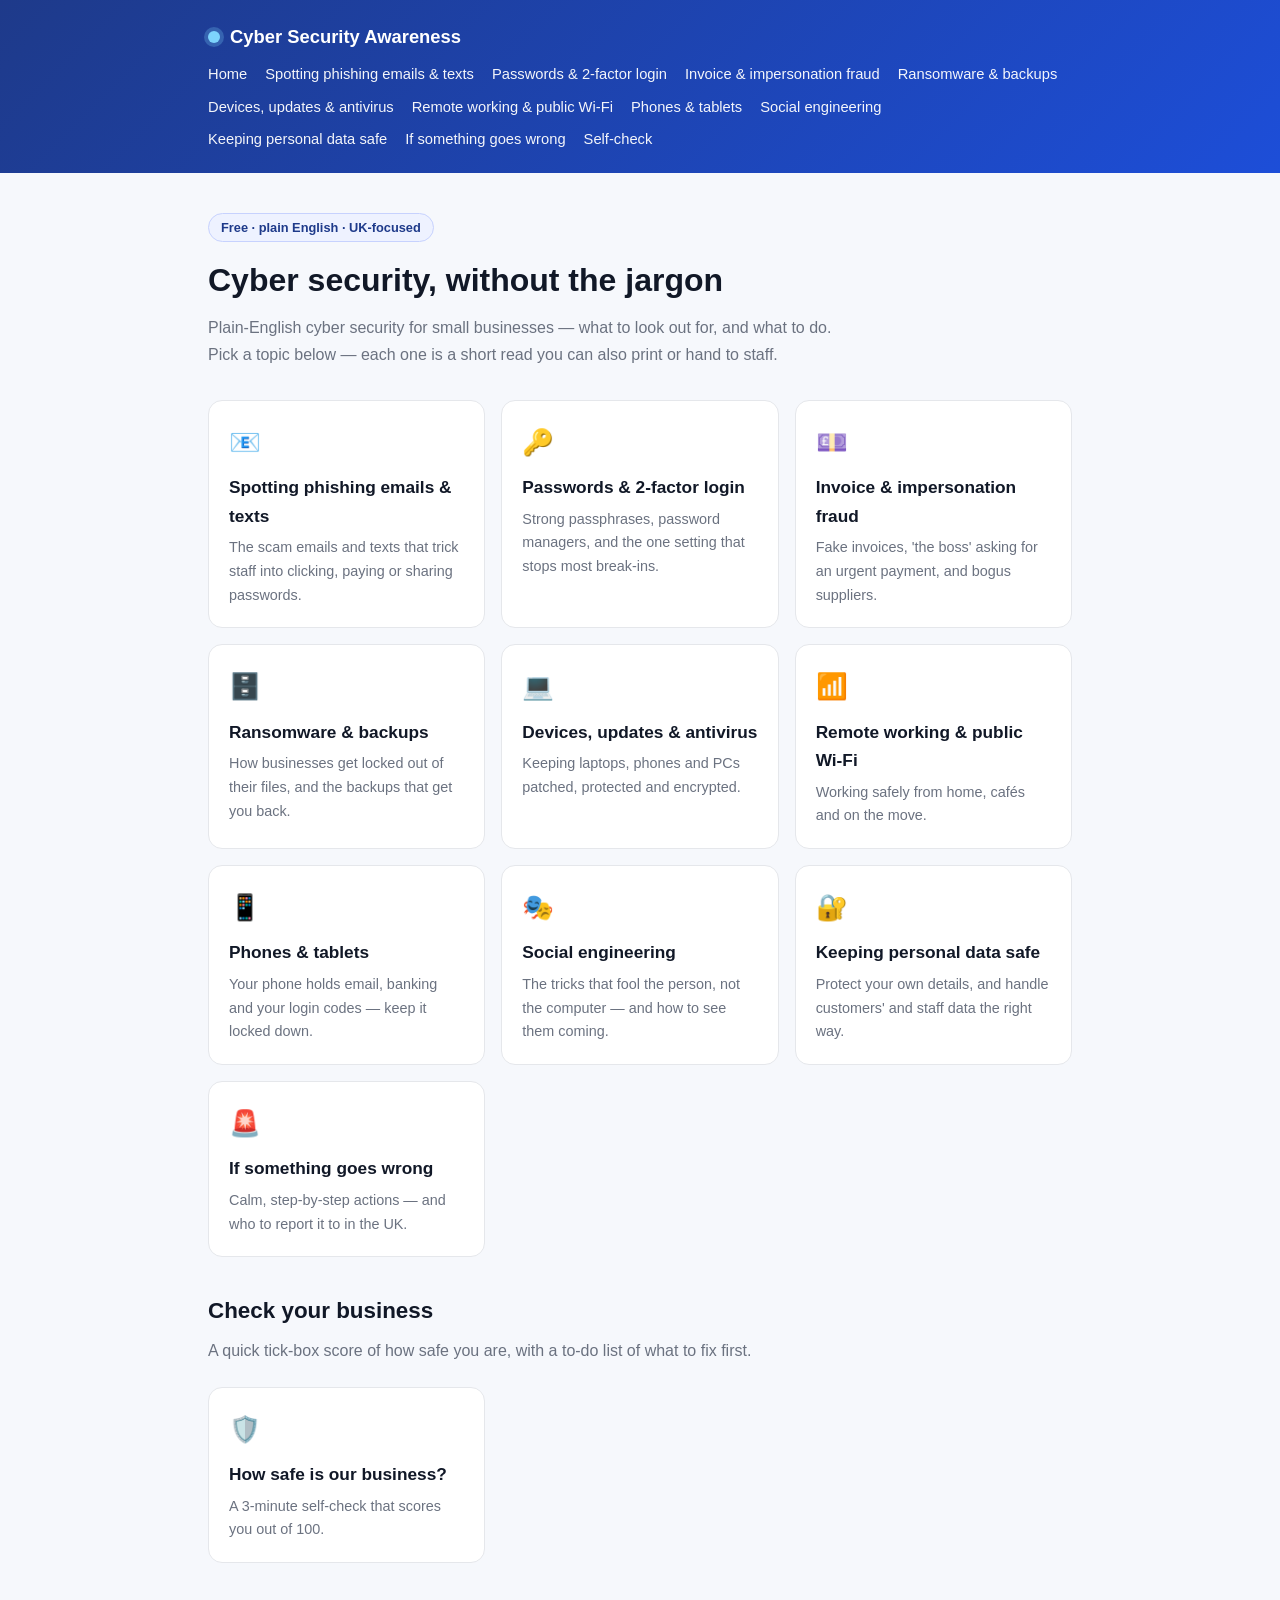
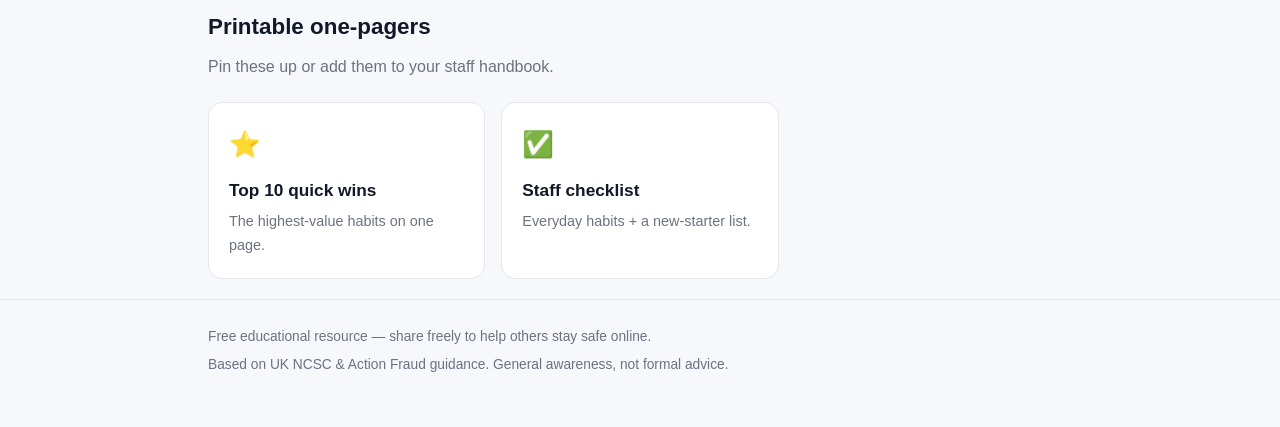
<file: index.html>
<!doctype html>
<html lang="en">
<head>
<meta charset="utf-8">
<meta name="viewport" content="width=device-width, initial-scale=1">
<title>Cyber Security Awareness — for small businesses</title>
<meta name="description" content="Plain-English cyber security for small businesses — what to look out for, and what to do.">
<link rel="stylesheet" href="assets/style.css">
</head>
<body>
<header class="site-head">
  <div class="wrap">
    <a href="index.html" class="brand"><span class="dot"></span> Cyber Security Awareness</a>
    <nav class="nav"><a href="index.html">Home</a><a href="guides/phishing.html">Spotting phishing emails &amp; texts</a><a href="guides/passwords-mfa.html">Passwords &amp; 2-factor login</a><a href="guides/scams-fraud.html">Invoice &amp; impersonation fraud</a><a href="guides/ransomware-backups.html">Ransomware &amp; backups</a><a href="guides/devices-updates.html">Devices, updates &amp; antivirus</a><a href="guides/remote-wifi.html">Remote working &amp; public Wi-Fi</a><a href="guides/mobile.html">Phones &amp; tablets</a><a href="guides/social-engineering.html">Social engineering</a><a href="guides/personal-data.html">Keeping personal data safe</a><a href="guides/incident-response.html">If something goes wrong</a><a href="self-check.html">Self-check</a></nav>
  </div>
</header>
<div class="wrap">
  <section class="hero">
    <span class="badge">Free · plain English · UK-focused</span>
    <h1>Cyber security, without the jargon</h1>
    <p>Plain-English cyber security for small businesses — what to look out for, and what to do. Pick a topic below — each one is a short read you can also print or hand to staff.</p>
  </section>
  <section class="cards"><a class="card" href="guides/phishing.html"><div class="ico">📧</div><h3>Spotting phishing emails &amp; texts</h3><p>The scam emails and texts that trick staff into clicking, paying or sharing passwords.</p></a><a class="card" href="guides/passwords-mfa.html"><div class="ico">🔑</div><h3>Passwords &amp; 2-factor login</h3><p>Strong passphrases, password managers, and the one setting that stops most break-ins.</p></a><a class="card" href="guides/scams-fraud.html"><div class="ico">💷</div><h3>Invoice &amp; impersonation fraud</h3><p>Fake invoices, &#x27;the boss&#x27; asking for an urgent payment, and bogus suppliers.</p></a><a class="card" href="guides/ransomware-backups.html"><div class="ico">🗄️</div><h3>Ransomware &amp; backups</h3><p>How businesses get locked out of their files, and the backups that get you back.</p></a><a class="card" href="guides/devices-updates.html"><div class="ico">💻</div><h3>Devices, updates &amp; antivirus</h3><p>Keeping laptops, phones and PCs patched, protected and encrypted.</p></a><a class="card" href="guides/remote-wifi.html"><div class="ico">📶</div><h3>Remote working &amp; public Wi-Fi</h3><p>Working safely from home, cafés and on the move.</p></a><a class="card" href="guides/mobile.html"><div class="ico">📱</div><h3>Phones &amp; tablets</h3><p>Your phone holds email, banking and your login codes — keep it locked down.</p></a><a class="card" href="guides/social-engineering.html"><div class="ico">🎭</div><h3>Social engineering</h3><p>The tricks that fool the person, not the computer — and how to see them coming.</p></a><a class="card" href="guides/personal-data.html"><div class="ico">🔐</div><h3>Keeping personal data safe</h3><p>Protect your own details, and handle customers&#x27; and staff data the right way.</p></a><a class="card" href="guides/incident-response.html"><div class="ico">🚨</div><h3>If something goes wrong</h3><p>Calm, step-by-step actions — and who to report it to in the UK.</p></a></section>
  <section class="hero" style="padding-top:26px">
    <h1 style="font-size:1.4rem">Check your business</h1>
    <p>A quick tick-box score of how safe you are, with a to-do list of what to fix first.</p>
    <div class="cards">
      <a class="card" href="self-check.html"><div class="ico">🛡️</div><h3>How safe is our business?</h3><p>A 3-minute self-check that scores you out of 100.</p></a>
    </div>
  </section>
  <section class="hero" style="padding-top:26px">
    <h1 style="font-size:1.4rem">Printable one-pagers</h1>
    <p>Pin these up or add them to your staff handbook.</p>
    <div class="cards">
      <a class="card" href="printables/quick-wins-poster.html"><div class="ico">⭐</div><h3>Top 10 quick wins</h3><p>The highest-value habits on one page.</p></a>
      <a class="card" href="printables/staff-checklist.html"><div class="ico">✅</div><h3>Staff checklist</h3><p>Everyday habits + a new-starter list.</p></a>
    </div>
  </section>
</div><footer><div class="wrap">
  <span>Free educational resource — share freely to help others stay safe online.</span>
  <span>Based on UK NCSC &amp; Action Fraud guidance. General awareness, not formal advice.</span>
</div></footer>
</body></html>
</file>
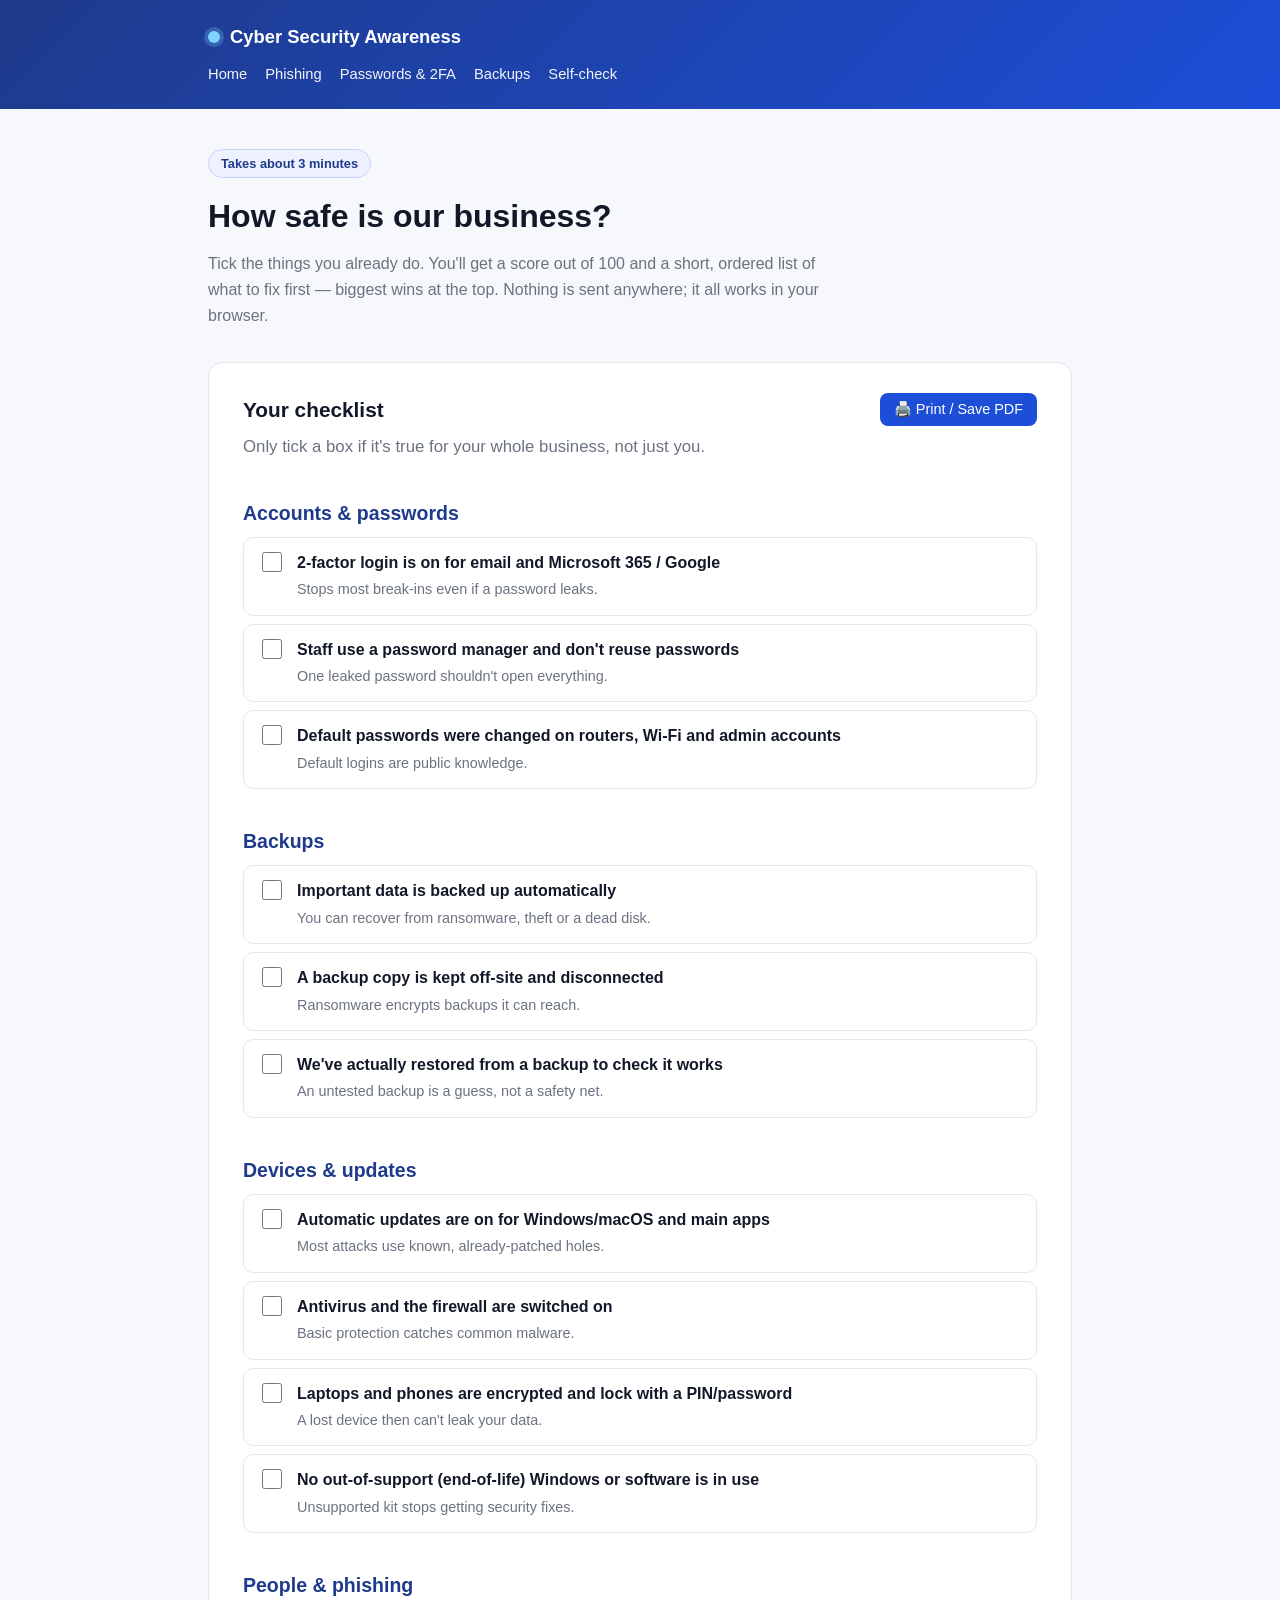
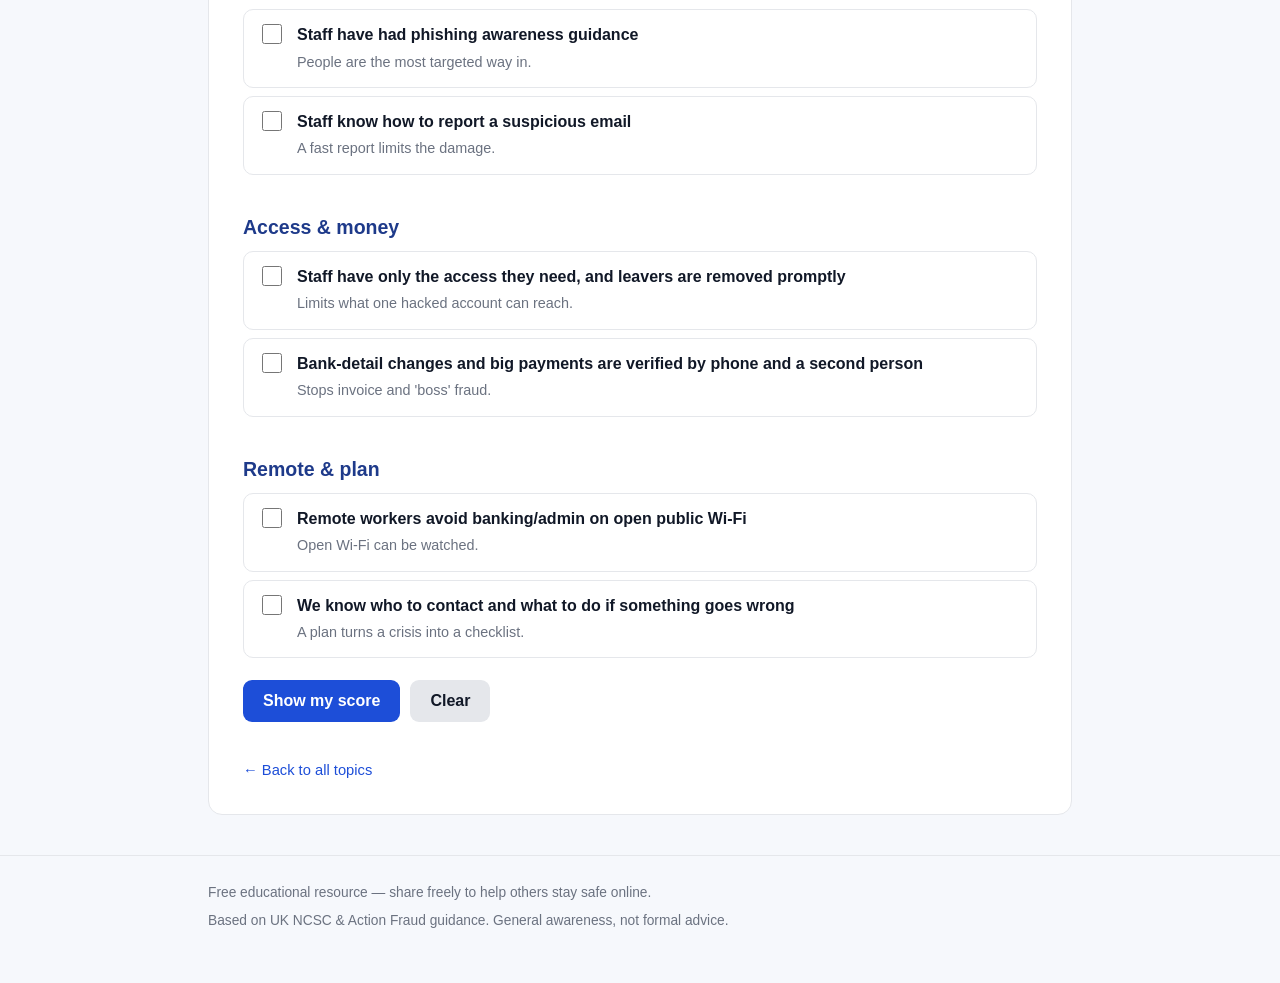
<file: self-check.html>
<!doctype html>
<html lang="en">
<head>
<meta charset="utf-8">
<meta name="viewport" content="width=device-width, initial-scale=1">
<title>How safe is our business? — Cyber Security Self-Check</title>
<meta name="description" content="A quick tick-box self-check for small businesses. Score how safe you are and get a prioritised list of what to fix.">
<link rel="stylesheet" href="assets/style.css">
</head>
<body>
<header class="site-head">
  <div class="wrap">
    <a href="index.html" class="brand"><span class="dot"></span> Cyber Security Awareness</a>
    <nav class="nav">
      <a href="index.html">Home</a>
      <a href="guides/phishing.html">Phishing</a>
      <a href="guides/passwords-mfa.html">Passwords &amp; 2FA</a>
      <a href="guides/ransomware-backups.html">Backups</a>
      <a href="self-check.html">Self-check</a>
    </nav>
  </div>
</header>

<div class="wrap">
  <section class="hero">
    <span class="badge">Takes about 3 minutes</span>
    <h1>How safe is our business?</h1>
    <p>Tick the things you already do. You'll get a score out of 100 and a short,
    ordered list of what to fix first — biggest wins at the top. Nothing is sent
    anywhere; it all works in your browser.</p>
  </section>

  <article>
    <button class="print-btn no-print" onclick="window.print()">🖨️ Print / Save PDF</button>
    <h1 style="font-size:1.3rem">Your checklist</h1>
    <p class="lead">Only tick a box if it's true for your whole business, not just you.</p>

    <form id="scForm"><div id="scGroups"></div></form>

    <div class="sc-actions no-print">
      <button type="button" class="sc-btn" onclick="scScore()">Show my score</button>
      <button type="button" class="sc-btn secondary" onclick="scReset()">Clear</button>
    </div>

    <div id="scResult" class="score-box">
      <div class="score-num"><span id="scNum">0</span>/100</div>
      <div class="score-rating" id="scRating"></div>
      <div class="meter"><span id="scBar"></span></div>
      <p id="scBlurb" style="margin:6px 0 0;color:var(--muted)"></p>
      <div class="todo" id="scTodo"></div>
    </div>

    <a class="back no-print" href="index.html">← Back to all topics</a>
  </article>
</div>

<footer><div class="wrap">
  <span>Free educational resource — share freely to help others stay safe online.</span>
  <span>Based on UK NCSC &amp; Action Fraud guidance. General awareness, not formal advice.</span>
</div></footer>

<script>
// Each item: question, why it matters, points, link to the matching guide.
const ITEMS = [
 {g:"Accounts &amp; passwords", q:"2-factor login is on for email and Microsoft 365 / Google", why:"Stops most break-ins even if a password leaks.", pts:10, link:"guides/passwords-mfa.html"},
 {g:"Accounts &amp; passwords", q:"Staff use a password manager and don't reuse passwords", why:"One leaked password shouldn't open everything.", pts:6, link:"guides/passwords-mfa.html"},
 {g:"Accounts &amp; passwords", q:"Default passwords were changed on routers, Wi-Fi and admin accounts", why:"Default logins are public knowledge.", pts:5, link:"guides/passwords-mfa.html"},
 {g:"Backups", q:"Important data is backed up automatically", why:"You can recover from ransomware, theft or a dead disk.", pts:8, link:"guides/ransomware-backups.html"},
 {g:"Backups", q:"A backup copy is kept off-site and disconnected", why:"Ransomware encrypts backups it can reach.", pts:6, link:"guides/ransomware-backups.html"},
 {g:"Backups", q:"We've actually restored from a backup to check it works", why:"An untested backup is a guess, not a safety net.", pts:5, link:"guides/ransomware-backups.html"},
 {g:"Devices &amp; updates", q:"Automatic updates are on for Windows/macOS and main apps", why:"Most attacks use known, already-patched holes.", pts:8, link:"guides/devices-updates.html"},
 {g:"Devices &amp; updates", q:"Antivirus and the firewall are switched on", why:"Basic protection catches common malware.", pts:6, link:"guides/devices-updates.html"},
 {g:"Devices &amp; updates", q:"Laptops and phones are encrypted and lock with a PIN/password", why:"A lost device then can't leak your data.", pts:6, link:"guides/devices-updates.html"},
 {g:"Devices &amp; updates", q:"No out-of-support (end-of-life) Windows or software is in use", why:"Unsupported kit stops getting security fixes.", pts:5, link:"guides/devices-updates.html"},
 {g:"People &amp; phishing", q:"Staff have had phishing awareness guidance", why:"People are the most targeted way in.", pts:7, link:"guides/phishing.html"},
 {g:"People &amp; phishing", q:"Staff know how to report a suspicious email", why:"A fast report limits the damage.", pts:5, link:"guides/phishing.html"},
 {g:"Access &amp; money", q:"Staff have only the access they need, and leavers are removed promptly", why:"Limits what one hacked account can reach.", pts:6, link:"guides/scams-fraud.html"},
 {g:"Access &amp; money", q:"Bank-detail changes and big payments are verified by phone and a second person", why:"Stops invoice and 'boss' fraud.", pts:6, link:"guides/scams-fraud.html"},
 {g:"Remote &amp; plan", q:"Remote workers avoid banking/admin on open public Wi-Fi", why:"Open Wi-Fi can be watched.", pts:4, link:"guides/remote-wifi.html"},
 {g:"Remote &amp; plan", q:"We know who to contact and what to do if something goes wrong", why:"A plan turns a crisis into a checklist.", pts:7, link:"guides/incident-response.html"}
];
const KEY='sii-selfcheck-v1';

function scRender(){
  const groups={}; ITEMS.forEach((it,i)=>{(groups[it.g]=groups[it.g]||[]).push({...it,i});});
  let saved={}; try{saved=JSON.parse(localStorage.getItem(KEY)||'{}')}catch(e){}
  let html='';
  for(const g in groups){
    html+=`<div class="sc-group"><h2>${g}</h2>`;
    groups[g].forEach(it=>{
      const on = saved[it.i] ? 'checked':'';
      html+=`<label class="sc-item"><input type="checkbox" data-i="${it.i}" ${on}>
        <span><span class="q">${it.q}</span><br><span class="why">${it.why}</span></span></label>`;
    });
    html+=`</div>`;
  }
  document.getElementById('scGroups').innerHTML=html;
  document.querySelectorAll('#scGroups input').forEach(cb=>cb.addEventListener('change',scSave));
}
function scSave(){
  const s={}; document.querySelectorAll('#scGroups input').forEach(cb=>{ if(cb.checked) s[cb.dataset.i]=1; });
  try{localStorage.setItem(KEY,JSON.stringify(s))}catch(e){}
}
function scReset(){
  try{localStorage.removeItem(KEY)}catch(e){}
  document.querySelectorAll('#scGroups input').forEach(cb=>cb.checked=false);
  document.getElementById('scResult').classList.remove('show');
}
function scScore(){
  let score=0; const missing=[];
  document.querySelectorAll('#scGroups input').forEach(cb=>{
    const it=ITEMS[+cb.dataset.i];
    if(cb.checked) score+=it.pts; else missing.push(it);
  });
  missing.sort((a,b)=>b.pts-a.pts);
  let rating,colour,blurb;
  if(score>=85){rating='Strong';colour='#047857';blurb='Great — you have the important basics in place. Keep them up, and fix any gaps below.';}
  else if(score>=60){rating='Fair — a few gaps';colour='#1d4ed8';blurb='A solid start. The items below are your quickest wins.';}
  else if(score>=35){rating='Needs work';colour='#b45309';blurb='Some important protections are missing. Start at the top of the list — those matter most.';}
  else {rating='At risk';colour='#b91c1c';blurb='Several key protections are missing. Please work through the list below, starting at the top.';}
  document.getElementById('scNum').textContent=score;
  const rEl=document.getElementById('scRating'); rEl.textContent=rating; rEl.style.color=colour;
  const bar=document.getElementById('scBar'); bar.style.width=score+'%'; bar.style.background=colour;
  document.getElementById('scBlurb').textContent=blurb;
  let todo='';
  if(missing.length){
    todo='<h3>What to fix first</h3><ol>'+missing.map(it=>
      `<li><strong>${it.q}.</strong> ${it.why} <a href="${it.link}">How →</a></li>`).join('')+'</ol>';
  } else {
    todo='<h3>Nothing outstanding — nice work. 🎉</h3><p class="why">Re-check every few months, and after any big change.</p>';
  }
  document.getElementById('scTodo').innerHTML=todo;
  const box=document.getElementById('scResult'); box.classList.add('show'); box.scrollIntoView({behavior:'smooth',block:'nearest'});
}
scRender();
</script>
</body>
</html>
</file>
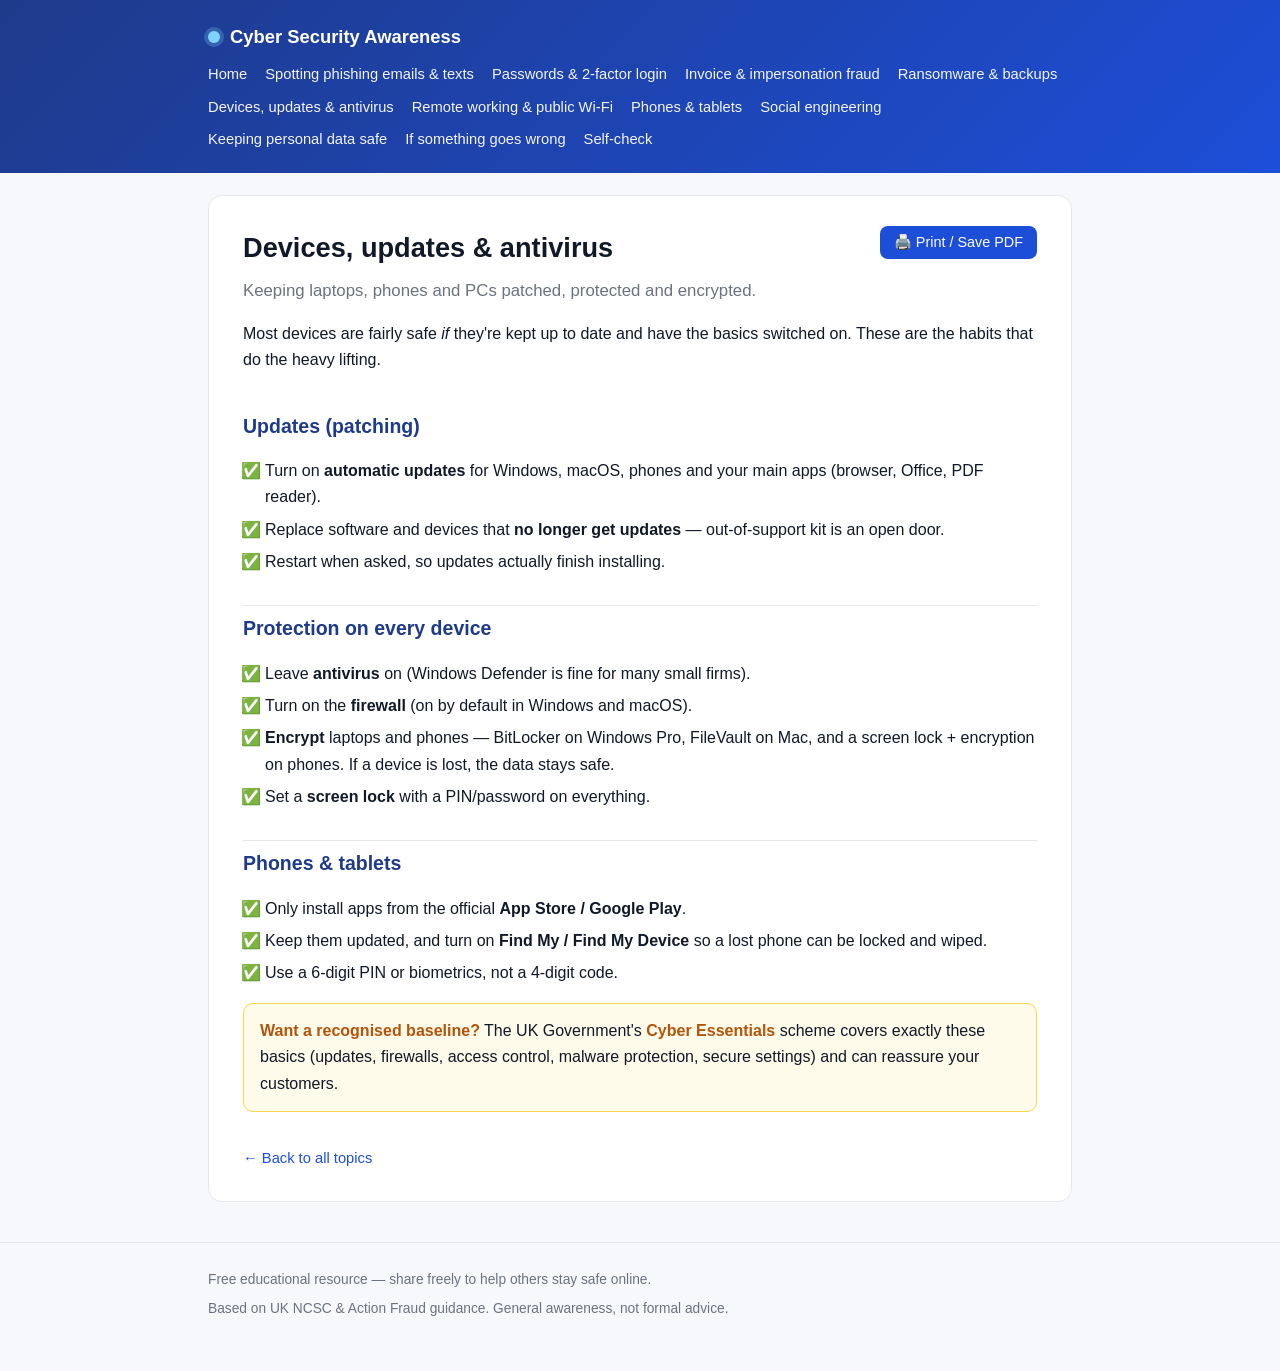
<file: guides/devices-updates.html>
<!doctype html>
<html lang="en">
<head>
<meta charset="utf-8">
<meta name="viewport" content="width=device-width, initial-scale=1">
<title>Devices, updates &amp; antivirus</title>
<meta name="description" content="Plain-English cyber security for small businesses — what to look out for, and what to do.">
<link rel="stylesheet" href="../assets/style.css">
</head>
<body>
<header class="site-head">
  <div class="wrap">
    <a href="../index.html" class="brand"><span class="dot"></span> Cyber Security Awareness</a>
    <nav class="nav"><a href="../index.html">Home</a><a href="../guides/phishing.html">Spotting phishing emails &amp; texts</a><a href="../guides/passwords-mfa.html">Passwords &amp; 2-factor login</a><a href="../guides/scams-fraud.html">Invoice &amp; impersonation fraud</a><a href="../guides/ransomware-backups.html">Ransomware &amp; backups</a><a href="../guides/devices-updates.html">Devices, updates &amp; antivirus</a><a href="../guides/remote-wifi.html">Remote working &amp; public Wi-Fi</a><a href="../guides/mobile.html">Phones &amp; tablets</a><a href="../guides/social-engineering.html">Social engineering</a><a href="../guides/personal-data.html">Keeping personal data safe</a><a href="../guides/incident-response.html">If something goes wrong</a><a href="../self-check.html">Self-check</a></nav>
  </div>
</header>
<div class="wrap"><article><button class="print-btn no-print" onclick="window.print()">🖨️ Print / Save PDF</button><h1>Devices, updates &amp; antivirus</h1><p class="lead">Keeping laptops, phones and PCs patched, protected and encrypted.</p>
<p>Most devices are fairly safe <em>if</em> they're kept up to date and have the basics
switched on. These are the habits that do the heavy lifting.</p>

<h2>Updates (patching)</h2>
<ul class="tips"><li>Turn on <strong>automatic updates</strong> for Windows, macOS, phones and your main apps (browser, Office, PDF reader).</li><li>Replace software and devices that <strong>no longer get updates</strong> — out-of-support kit is an open door.</li><li>Restart when asked, so updates actually finish installing.</li></ul>

<h2>Protection on every device</h2>
<ul class="tips"><li>Leave <strong>antivirus</strong> on (Windows Defender is fine for many small firms).</li><li>Turn on the <strong>firewall</strong> (on by default in Windows and macOS).</li><li><strong>Encrypt</strong> laptops and phones — BitLocker on Windows Pro, FileVault on Mac, and a screen lock + encryption on phones. If a device is lost, the data stays safe.</li><li>Set a <strong>screen lock</strong> with a PIN/password on everything.</li></ul>

<h2>Phones &amp; tablets</h2>
<ul class="tips"><li>Only install apps from the official <strong>App Store / Google Play</strong>.</li><li>Keep them updated, and turn on <strong>Find My / Find My Device</strong> so a lost phone can be locked and wiped.</li><li>Use a 6-digit PIN or biometrics, not a 4-digit code.</li></ul>

<div class="callout"><strong>Want a recognised baseline?</strong> The UK Government's
<strong>Cyber Essentials</strong> scheme covers exactly these basics (updates, firewalls,
access control, malware protection, secure settings) and can reassure your customers.</div>
<a class="back no-print" href="../index.html">← Back to all topics</a></article></div><footer><div class="wrap">
  <span>Free educational resource — share freely to help others stay safe online.</span>
  <span>Based on UK NCSC &amp; Action Fraud guidance. General awareness, not formal advice.</span>
</div></footer>
</body></html>
</file>
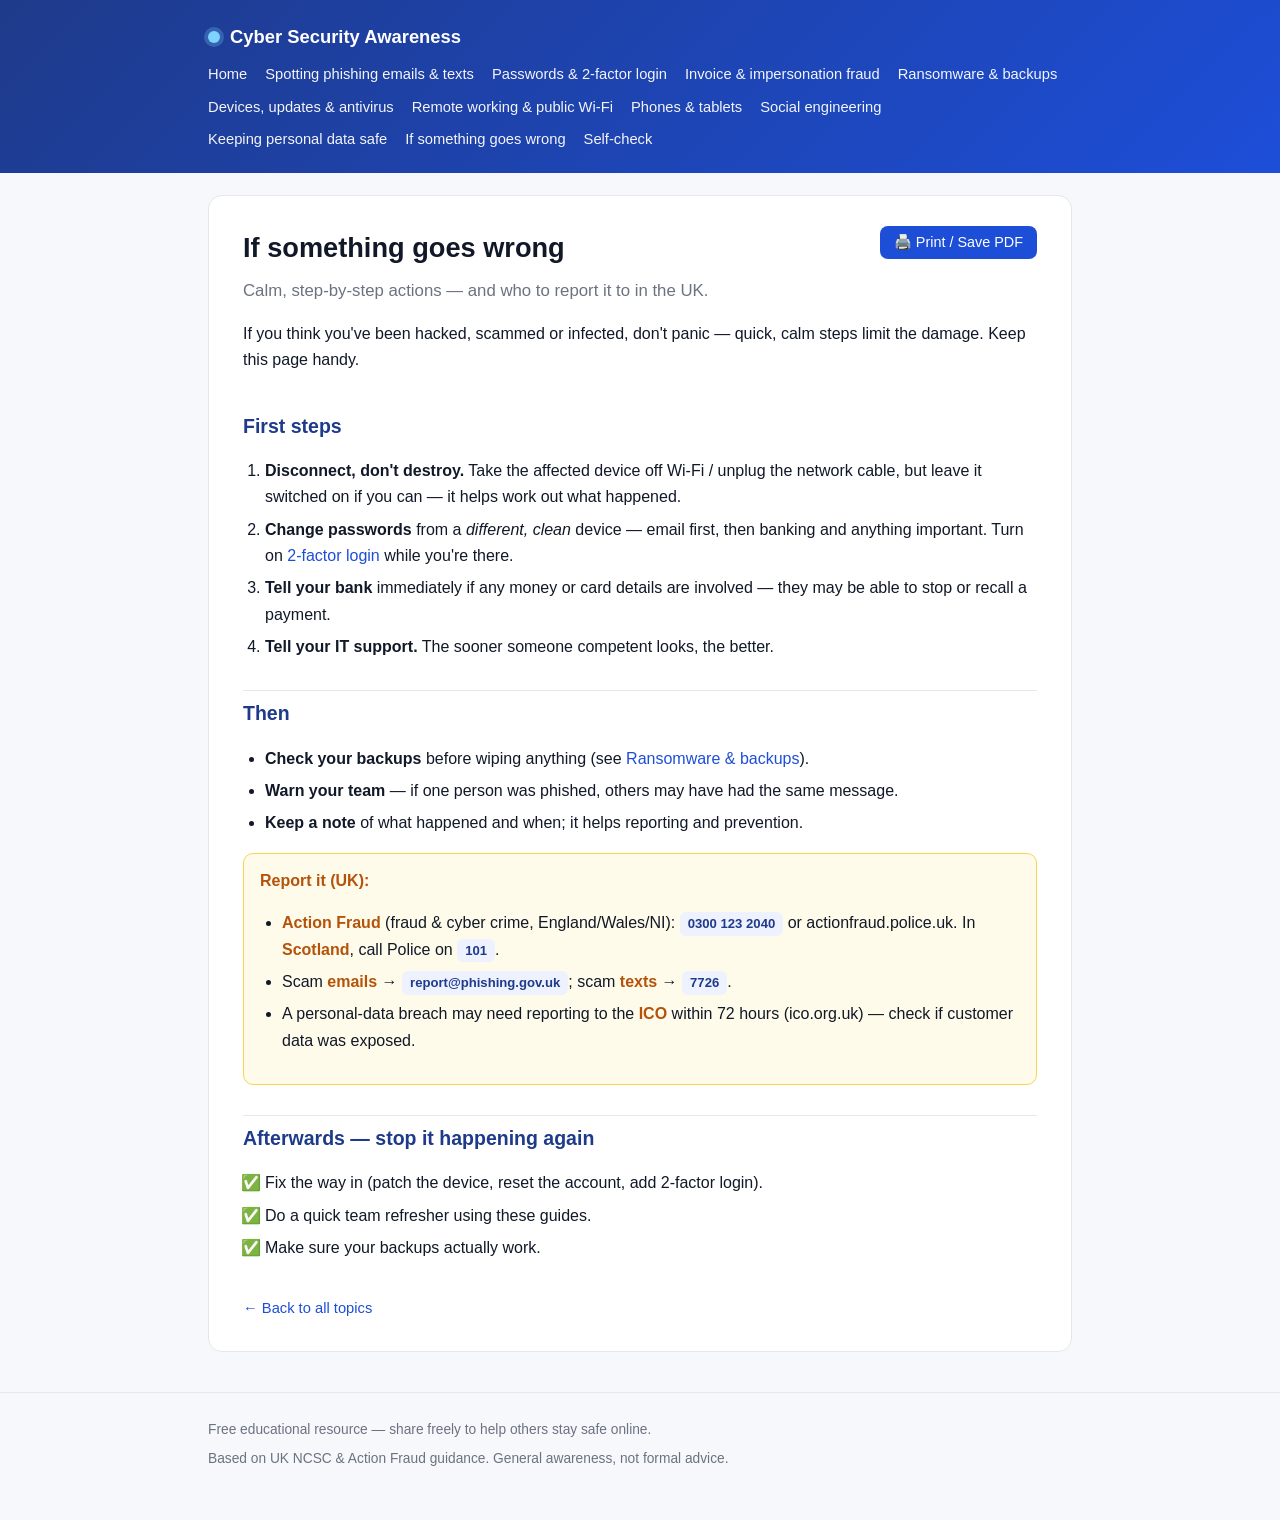
<file: guides/incident-response.html>
<!doctype html>
<html lang="en">
<head>
<meta charset="utf-8">
<meta name="viewport" content="width=device-width, initial-scale=1">
<title>If something goes wrong</title>
<meta name="description" content="Plain-English cyber security for small businesses — what to look out for, and what to do.">
<link rel="stylesheet" href="../assets/style.css">
</head>
<body>
<header class="site-head">
  <div class="wrap">
    <a href="../index.html" class="brand"><span class="dot"></span> Cyber Security Awareness</a>
    <nav class="nav"><a href="../index.html">Home</a><a href="../guides/phishing.html">Spotting phishing emails &amp; texts</a><a href="../guides/passwords-mfa.html">Passwords &amp; 2-factor login</a><a href="../guides/scams-fraud.html">Invoice &amp; impersonation fraud</a><a href="../guides/ransomware-backups.html">Ransomware &amp; backups</a><a href="../guides/devices-updates.html">Devices, updates &amp; antivirus</a><a href="../guides/remote-wifi.html">Remote working &amp; public Wi-Fi</a><a href="../guides/mobile.html">Phones &amp; tablets</a><a href="../guides/social-engineering.html">Social engineering</a><a href="../guides/personal-data.html">Keeping personal data safe</a><a href="../guides/incident-response.html">If something goes wrong</a><a href="../self-check.html">Self-check</a></nav>
  </div>
</header>
<div class="wrap"><article><button class="print-btn no-print" onclick="window.print()">🖨️ Print / Save PDF</button><h1>If something goes wrong</h1><p class="lead">Calm, step-by-step actions — and who to report it to in the UK.</p>
<p>If you think you've been hacked, scammed or infected, don't panic — quick, calm steps
limit the damage. Keep this page handy.</p>

<h2>First steps</h2>
<ol><li><strong>Disconnect, don't destroy.</strong> Take the affected device off Wi-Fi / unplug the network cable, but leave it switched on if you can — it helps work out what happened.</li><li><strong>Change passwords</strong> from a <em>different, clean</em> device — email first, then banking and anything important. Turn on <a href="passwords-mfa.html">2-factor login</a> while you're there.</li><li><strong>Tell your bank</strong> immediately if any money or card details are involved — they may be able to stop or recall a payment.</li><li><strong>Tell your IT support.</strong> The sooner someone competent looks, the better.</li></ol>

<h2>Then</h2>
<ul><li><strong>Check your backups</strong> before wiping anything (see <a href="ransomware-backups.html">Ransomware &amp; backups</a>).</li><li><strong>Warn your team</strong> — if one person was phished, others may have had the same message.</li><li><strong>Keep a note</strong> of what happened and when; it helps reporting and prevention.</li></ul>

<div class="callout"><strong>Report it (UK):</strong>
<ul>
<li><strong>Action Fraud</strong> (fraud &amp; cyber crime, England/Wales/NI): <span class="pill">0300 123 2040</span> or actionfraud.police.uk. In <strong>Scotland</strong>, call Police on <span class="pill">101</span>.</li>
<li>Scam <strong>emails</strong> → <span class="pill">report@phishing.gov.uk</span>; scam <strong>texts</strong> → <span class="pill">7726</span>.</li>
<li>A personal-data breach may need reporting to the <strong>ICO</strong> within 72 hours (ico.org.uk) — check if customer data was exposed.</li>
</ul></div>

<h2>Afterwards — stop it happening again</h2>
<ul class="tips"><li>Fix the way in (patch the device, reset the account, add 2-factor login).</li><li>Do a quick team refresher using these guides.</li><li>Make sure your backups actually work.</li></ul>
<a class="back no-print" href="../index.html">← Back to all topics</a></article></div><footer><div class="wrap">
  <span>Free educational resource — share freely to help others stay safe online.</span>
  <span>Based on UK NCSC &amp; Action Fraud guidance. General awareness, not formal advice.</span>
</div></footer>
</body></html>
</file>
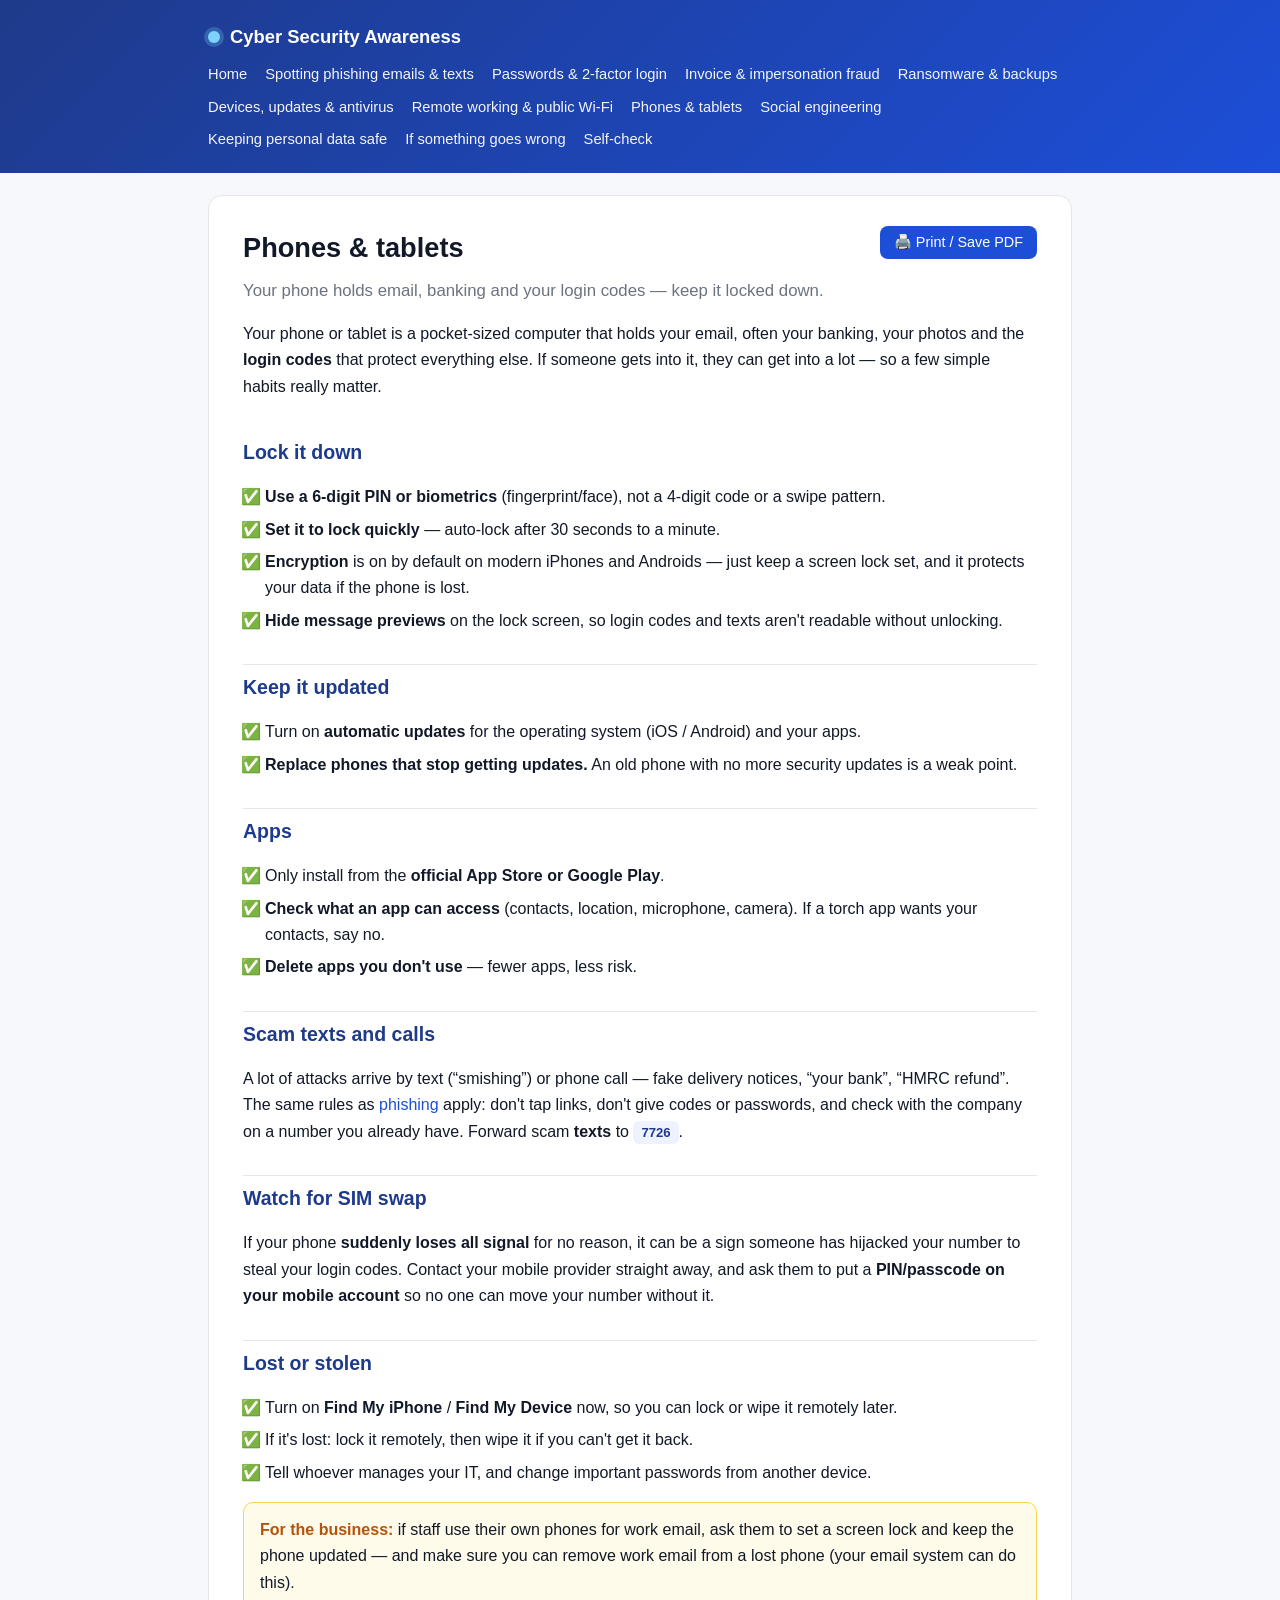
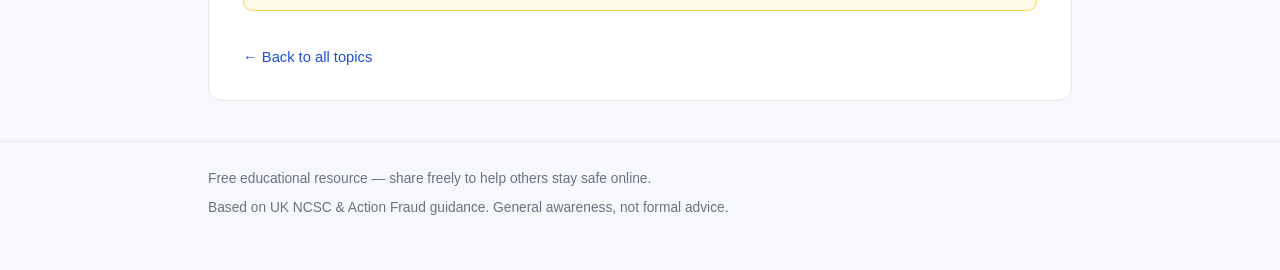
<file: guides/mobile.html>
<!doctype html>
<html lang="en">
<head>
<meta charset="utf-8">
<meta name="viewport" content="width=device-width, initial-scale=1">
<title>Phones &amp; tablets</title>
<meta name="description" content="Plain-English cyber security for small businesses — what to look out for, and what to do.">
<link rel="stylesheet" href="../assets/style.css">
</head>
<body>
<header class="site-head">
  <div class="wrap">
    <a href="../index.html" class="brand"><span class="dot"></span> Cyber Security Awareness</a>
    <nav class="nav"><a href="../index.html">Home</a><a href="../guides/phishing.html">Spotting phishing emails &amp; texts</a><a href="../guides/passwords-mfa.html">Passwords &amp; 2-factor login</a><a href="../guides/scams-fraud.html">Invoice &amp; impersonation fraud</a><a href="../guides/ransomware-backups.html">Ransomware &amp; backups</a><a href="../guides/devices-updates.html">Devices, updates &amp; antivirus</a><a href="../guides/remote-wifi.html">Remote working &amp; public Wi-Fi</a><a href="../guides/mobile.html">Phones &amp; tablets</a><a href="../guides/social-engineering.html">Social engineering</a><a href="../guides/personal-data.html">Keeping personal data safe</a><a href="../guides/incident-response.html">If something goes wrong</a><a href="../self-check.html">Self-check</a></nav>
  </div>
</header>
<div class="wrap"><article><button class="print-btn no-print" onclick="window.print()">🖨️ Print / Save PDF</button><h1>Phones &amp; tablets</h1><p class="lead">Your phone holds email, banking and your login codes — keep it locked down.</p>
<p>Your phone or tablet is a pocket-sized computer that holds your email, often
your banking, your photos and the <strong>login codes</strong> that protect
everything else. If someone gets into it, they can get into a lot — so a few
simple habits really matter.</p>

<h2>Lock it down</h2>
<ul class="tips"><li><strong>Use a 6-digit PIN or biometrics</strong> (fingerprint/face), not a 4-digit code or a swipe pattern.</li><li><strong>Set it to lock quickly</strong> — auto-lock after 30 seconds to a minute.</li><li><strong>Encryption</strong> is on by default on modern iPhones and Androids — just keep a screen lock set, and it protects your data if the phone is lost.</li><li><strong>Hide message previews</strong> on the lock screen, so login codes and texts aren't readable without unlocking.</li></ul>

<h2>Keep it updated</h2>
<ul class="tips"><li>Turn on <strong>automatic updates</strong> for the operating system (iOS / Android) and your apps.</li><li><strong>Replace phones that stop getting updates.</strong> An old phone with no more security updates is a weak point.</li></ul>

<h2>Apps</h2>
<ul class="tips"><li>Only install from the <strong>official App Store or Google Play</strong>.</li><li><strong>Check what an app can access</strong> (contacts, location, microphone, camera). If a torch app wants your contacts, say no.</li><li><strong>Delete apps you don't use</strong> — fewer apps, less risk.</li></ul>

<h2>Scam texts and calls</h2>
<p>A lot of attacks arrive by text (“smishing”) or phone call — fake delivery
notices, “your bank”, “HMRC refund”. The same rules as <a href="phishing.html">phishing</a>
apply: don't tap links, don't give codes or passwords, and check with the company
on a number you already have. Forward scam <strong>texts</strong> to <span class="pill">7726</span>.</p>

<h2>Watch for SIM swap</h2>
<p>If your phone <strong>suddenly loses all signal</strong> for no reason, it can be a
sign someone has hijacked your number to steal your login codes. Contact your mobile
provider straight away, and ask them to put a <strong>PIN/passcode on your mobile
account</strong> so no one can move your number without it.</p>

<h2>Lost or stolen</h2>
<ul class="tips"><li>Turn on <strong>Find My iPhone</strong> / <strong>Find My Device</strong> now, so you can lock or wipe it remotely later.</li><li>If it's lost: lock it remotely, then wipe it if you can't get it back.</li><li>Tell whoever manages your IT, and change important passwords from another device.</li></ul>

<div class="callout"><strong>For the business:</strong> if staff use their own phones
for work email, ask them to set a screen lock and keep the phone updated — and make
sure you can remove work email from a lost phone (your email system can do this).</div>
<a class="back no-print" href="../index.html">← Back to all topics</a></article></div><footer><div class="wrap">
  <span>Free educational resource — share freely to help others stay safe online.</span>
  <span>Based on UK NCSC &amp; Action Fraud guidance. General awareness, not formal advice.</span>
</div></footer>
</body></html>
</file>
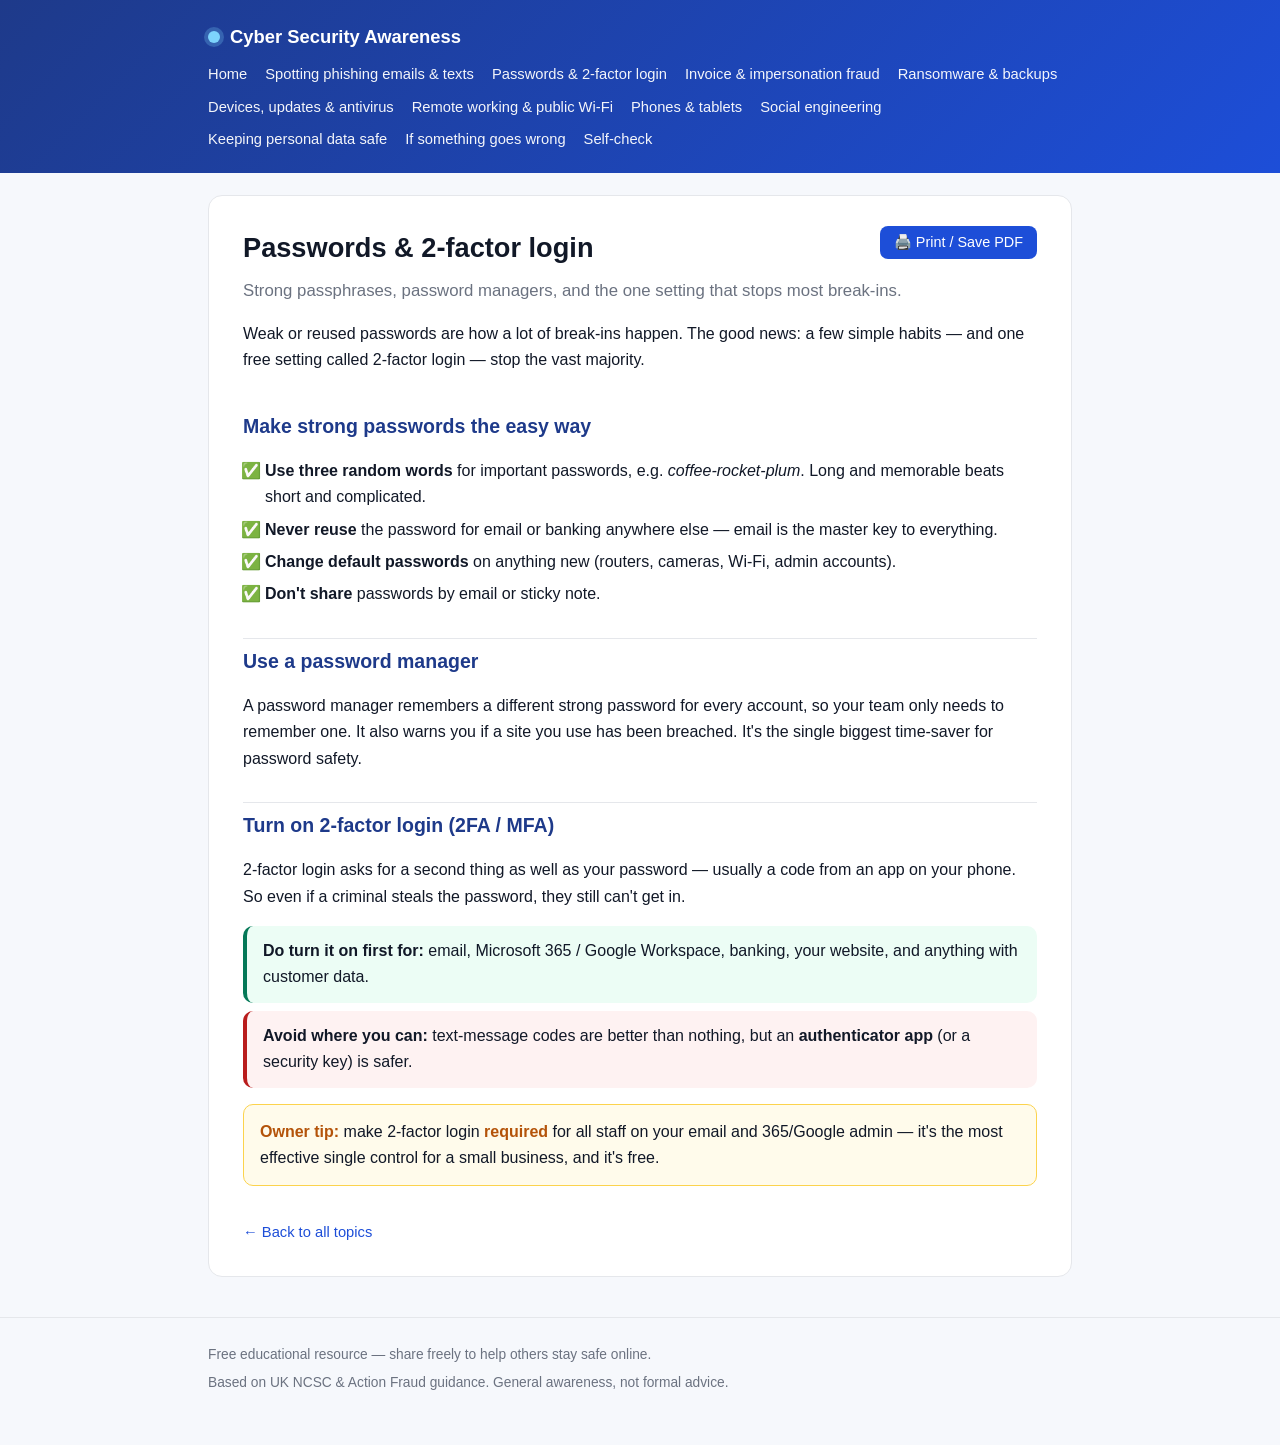
<file: guides/passwords-mfa.html>
<!doctype html>
<html lang="en">
<head>
<meta charset="utf-8">
<meta name="viewport" content="width=device-width, initial-scale=1">
<title>Passwords &amp; 2-factor login</title>
<meta name="description" content="Plain-English cyber security for small businesses — what to look out for, and what to do.">
<link rel="stylesheet" href="../assets/style.css">
</head>
<body>
<header class="site-head">
  <div class="wrap">
    <a href="../index.html" class="brand"><span class="dot"></span> Cyber Security Awareness</a>
    <nav class="nav"><a href="../index.html">Home</a><a href="../guides/phishing.html">Spotting phishing emails &amp; texts</a><a href="../guides/passwords-mfa.html">Passwords &amp; 2-factor login</a><a href="../guides/scams-fraud.html">Invoice &amp; impersonation fraud</a><a href="../guides/ransomware-backups.html">Ransomware &amp; backups</a><a href="../guides/devices-updates.html">Devices, updates &amp; antivirus</a><a href="../guides/remote-wifi.html">Remote working &amp; public Wi-Fi</a><a href="../guides/mobile.html">Phones &amp; tablets</a><a href="../guides/social-engineering.html">Social engineering</a><a href="../guides/personal-data.html">Keeping personal data safe</a><a href="../guides/incident-response.html">If something goes wrong</a><a href="../self-check.html">Self-check</a></nav>
  </div>
</header>
<div class="wrap"><article><button class="print-btn no-print" onclick="window.print()">🖨️ Print / Save PDF</button><h1>Passwords &amp; 2-factor login</h1><p class="lead">Strong passphrases, password managers, and the one setting that stops most break-ins.</p>
<p>Weak or reused passwords are how a lot of break-ins happen. The good news: a few
simple habits — and one free setting called 2-factor login — stop the vast majority.</p>

<h2>Make strong passwords the easy way</h2>
<ul class="tips"><li><strong>Use three random words</strong> for important passwords, e.g. <em>coffee-rocket-plum</em>. Long and memorable beats short and complicated.</li><li><strong>Never reuse</strong> the password for email or banking anywhere else — email is the master key to everything.</li><li><strong>Change default passwords</strong> on anything new (routers, cameras, Wi-Fi, admin accounts).</li><li><strong>Don't share</strong> passwords by email or sticky note.</li></ul>

<h2>Use a password manager</h2>
<p>A password manager remembers a different strong password for every account, so your
team only needs to remember one. It also warns you if a site you use has been breached.
It's the single biggest time-saver for password safety.</p>

<h2>Turn on 2-factor login (2FA / MFA)</h2>
<p>2-factor login asks for a second thing as well as your password — usually a code from
an app on your phone. So even if a criminal steals the password, they still can't get in.</p>
<div class="dos"><strong>Do turn it on first for:</strong> email, Microsoft 365 / Google
Workspace, banking, your website, and anything with customer data.</div>
<div class="donts"><strong>Avoid where you can:</strong> text-message codes are better than
nothing, but an <strong>authenticator app</strong> (or a security key) is safer.</div>

<div class="callout"><strong>Owner tip:</strong> make 2-factor login <strong>required</strong>
for all staff on your email and 365/Google admin — it's the most effective single control
for a small business, and it's free.</div>
<a class="back no-print" href="../index.html">← Back to all topics</a></article></div><footer><div class="wrap">
  <span>Free educational resource — share freely to help others stay safe online.</span>
  <span>Based on UK NCSC &amp; Action Fraud guidance. General awareness, not formal advice.</span>
</div></footer>
</body></html>
</file>
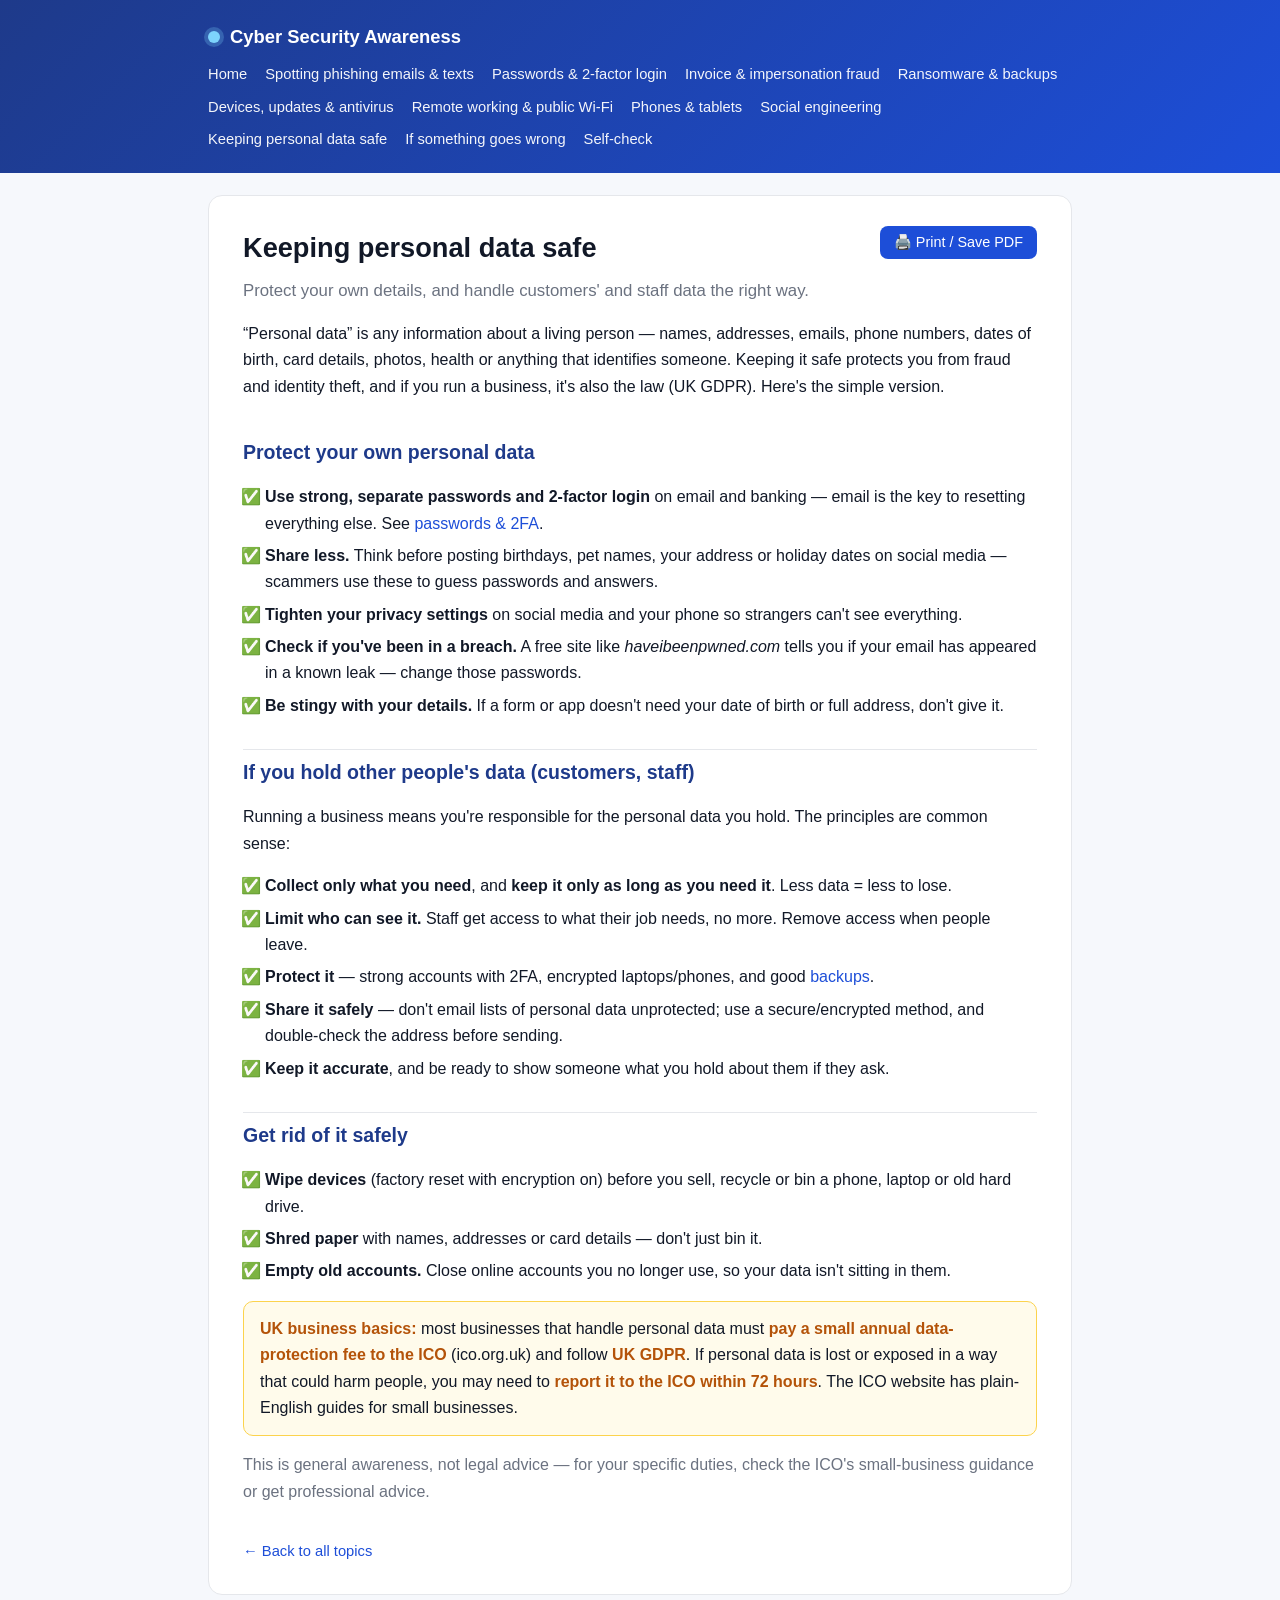
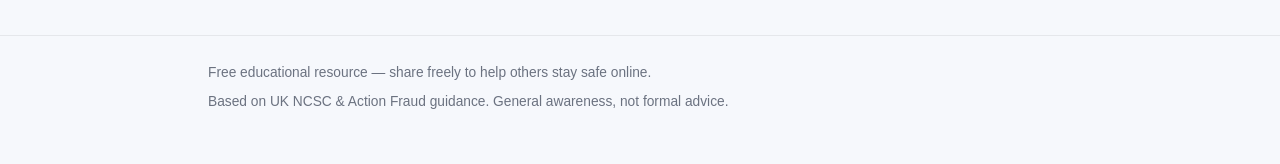
<file: guides/personal-data.html>
<!doctype html>
<html lang="en">
<head>
<meta charset="utf-8">
<meta name="viewport" content="width=device-width, initial-scale=1">
<title>Keeping personal data safe</title>
<meta name="description" content="Plain-English cyber security for small businesses — what to look out for, and what to do.">
<link rel="stylesheet" href="../assets/style.css">
</head>
<body>
<header class="site-head">
  <div class="wrap">
    <a href="../index.html" class="brand"><span class="dot"></span> Cyber Security Awareness</a>
    <nav class="nav"><a href="../index.html">Home</a><a href="../guides/phishing.html">Spotting phishing emails &amp; texts</a><a href="../guides/passwords-mfa.html">Passwords &amp; 2-factor login</a><a href="../guides/scams-fraud.html">Invoice &amp; impersonation fraud</a><a href="../guides/ransomware-backups.html">Ransomware &amp; backups</a><a href="../guides/devices-updates.html">Devices, updates &amp; antivirus</a><a href="../guides/remote-wifi.html">Remote working &amp; public Wi-Fi</a><a href="../guides/mobile.html">Phones &amp; tablets</a><a href="../guides/social-engineering.html">Social engineering</a><a href="../guides/personal-data.html">Keeping personal data safe</a><a href="../guides/incident-response.html">If something goes wrong</a><a href="../self-check.html">Self-check</a></nav>
  </div>
</header>
<div class="wrap"><article><button class="print-btn no-print" onclick="window.print()">🖨️ Print / Save PDF</button><h1>Keeping personal data safe</h1><p class="lead">Protect your own details, and handle customers&#x27; and staff data the right way.</p>
<p>“Personal data” is any information about a living person — names, addresses,
emails, phone numbers, dates of birth, card details, photos, health or anything
that identifies someone. Keeping it safe protects you from fraud and identity theft,
and if you run a business, it's also the law (UK GDPR). Here's the simple version.</p>

<h2>Protect your own personal data</h2>
<ul class="tips"><li><strong>Use strong, separate passwords and 2-factor login</strong> on email and banking — email is the key to resetting everything else. See <a href="passwords-mfa.html">passwords &amp; 2FA</a>.</li><li><strong>Share less.</strong> Think before posting birthdays, pet names, your address or holiday dates on social media — scammers use these to guess passwords and answers.</li><li><strong>Tighten your privacy settings</strong> on social media and your phone so strangers can't see everything.</li><li><strong>Check if you've been in a breach.</strong> A free site like <em>haveibeenpwned.com</em> tells you if your email has appeared in a known leak — change those passwords.</li><li><strong>Be stingy with your details.</strong> If a form or app doesn't need your date of birth or full address, don't give it.</li></ul>

<h2>If you hold other people's data (customers, staff)</h2>
<p>Running a business means you're responsible for the personal data you hold. The
principles are common sense:</p>
<ul class="tips"><li><strong>Collect only what you need</strong>, and <strong>keep it only as long as you need it</strong>. Less data = less to lose.</li><li><strong>Limit who can see it.</strong> Staff get access to what their job needs, no more. Remove access when people leave.</li><li><strong>Protect it</strong> — strong accounts with 2FA, encrypted laptops/phones, and good <a href="ransomware-backups.html">backups</a>.</li><li><strong>Share it safely</strong> — don't email lists of personal data unprotected; use a secure/encrypted method, and double-check the address before sending.</li><li><strong>Keep it accurate</strong>, and be ready to show someone what you hold about them if they ask.</li></ul>

<h2>Get rid of it safely</h2>
<ul class="tips"><li><strong>Wipe devices</strong> (factory reset with encryption on) before you sell, recycle or bin a phone, laptop or old hard drive.</li><li><strong>Shred paper</strong> with names, addresses or card details — don't just bin it.</li><li><strong>Empty old accounts.</strong> Close online accounts you no longer use, so your data isn't sitting in them.</li></ul>

<div class="callout"><strong>UK business basics:</strong> most businesses that handle
personal data must <strong>pay a small annual data-protection fee to the ICO</strong>
(ico.org.uk) and follow <strong>UK GDPR</strong>. If personal data is lost or exposed
in a way that could harm people, you may need to <strong>report it to the ICO within
72 hours</strong>. The ICO website has plain-English guides for small businesses.</div>

<p class="help-text" style="color:var(--muted)">This is general awareness, not legal
advice — for your specific duties, check the ICO's small-business guidance or get
professional advice.</p>
<a class="back no-print" href="../index.html">← Back to all topics</a></article></div><footer><div class="wrap">
  <span>Free educational resource — share freely to help others stay safe online.</span>
  <span>Based on UK NCSC &amp; Action Fraud guidance. General awareness, not formal advice.</span>
</div></footer>
</body></html>
</file>
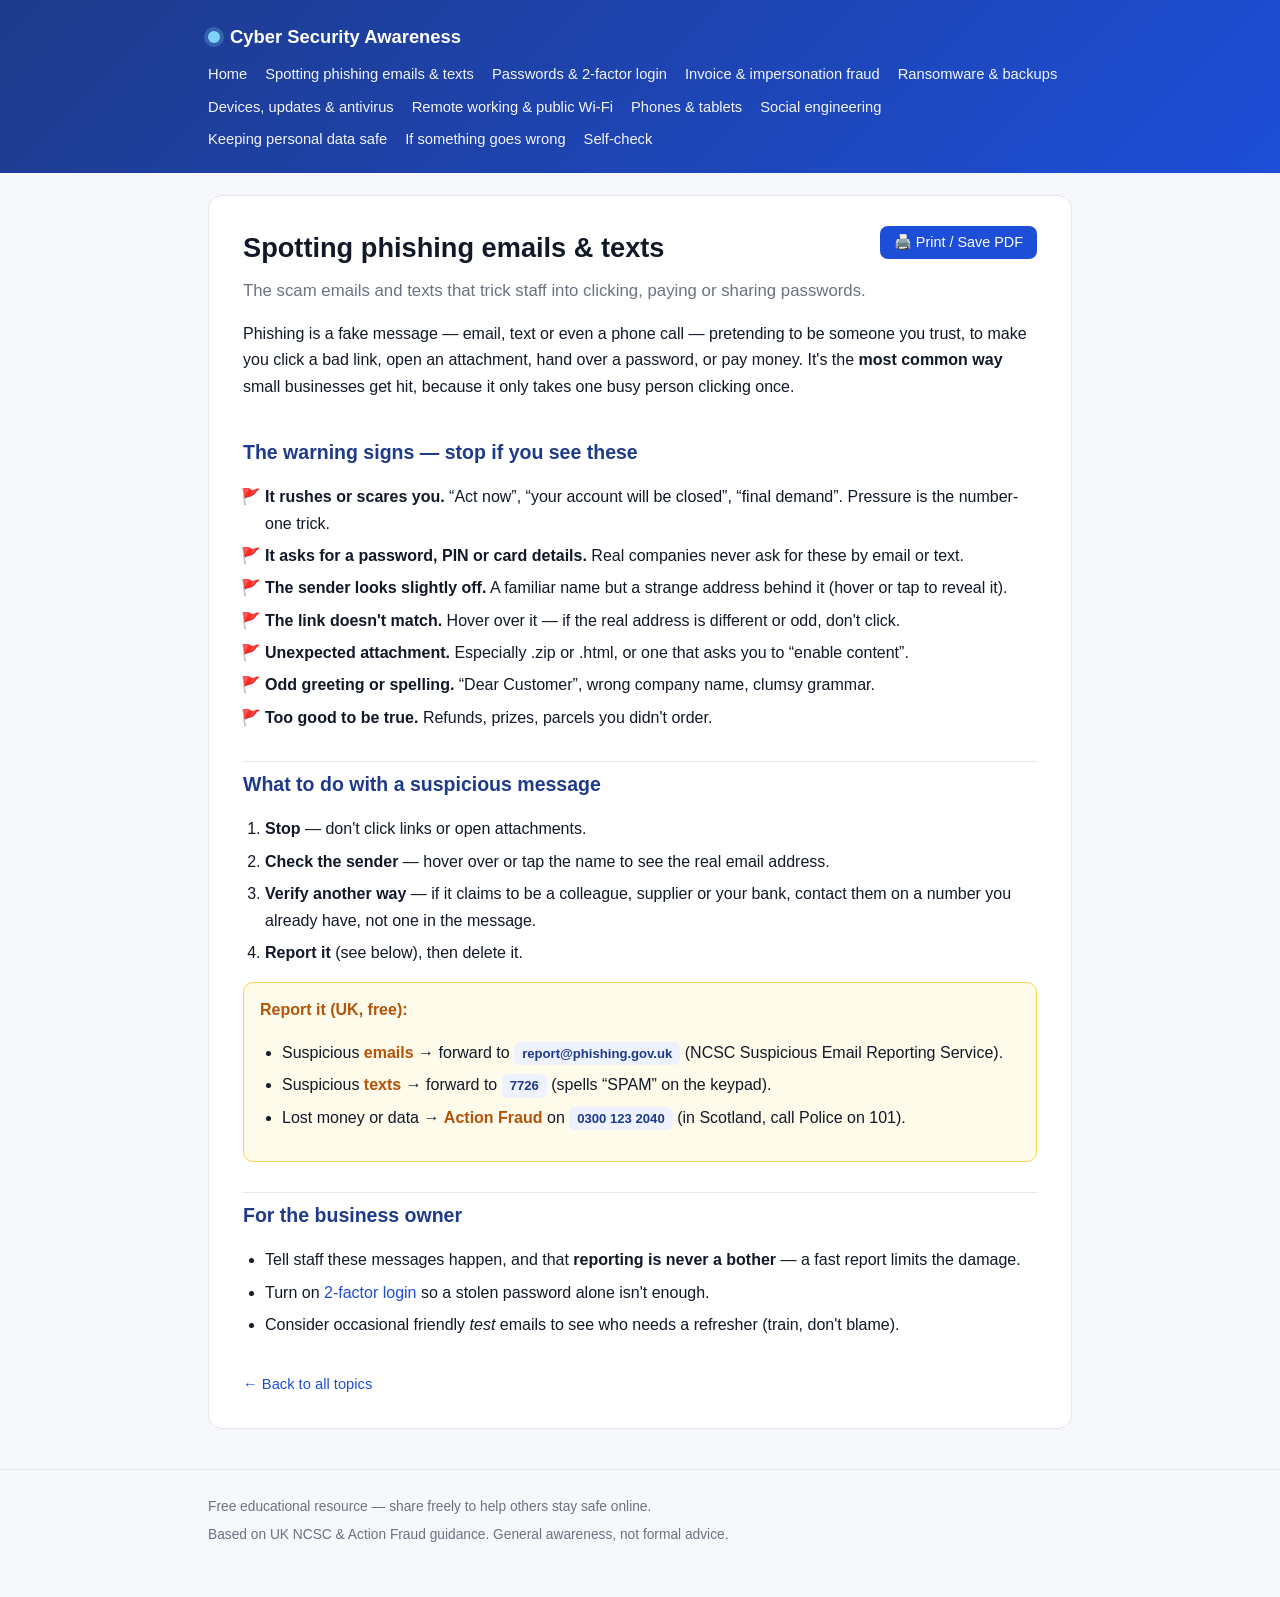
<file: guides/phishing.html>
<!doctype html>
<html lang="en">
<head>
<meta charset="utf-8">
<meta name="viewport" content="width=device-width, initial-scale=1">
<title>Spotting phishing emails &amp; texts</title>
<meta name="description" content="Plain-English cyber security for small businesses — what to look out for, and what to do.">
<link rel="stylesheet" href="../assets/style.css">
</head>
<body>
<header class="site-head">
  <div class="wrap">
    <a href="../index.html" class="brand"><span class="dot"></span> Cyber Security Awareness</a>
    <nav class="nav"><a href="../index.html">Home</a><a href="../guides/phishing.html">Spotting phishing emails &amp; texts</a><a href="../guides/passwords-mfa.html">Passwords &amp; 2-factor login</a><a href="../guides/scams-fraud.html">Invoice &amp; impersonation fraud</a><a href="../guides/ransomware-backups.html">Ransomware &amp; backups</a><a href="../guides/devices-updates.html">Devices, updates &amp; antivirus</a><a href="../guides/remote-wifi.html">Remote working &amp; public Wi-Fi</a><a href="../guides/mobile.html">Phones &amp; tablets</a><a href="../guides/social-engineering.html">Social engineering</a><a href="../guides/personal-data.html">Keeping personal data safe</a><a href="../guides/incident-response.html">If something goes wrong</a><a href="../self-check.html">Self-check</a></nav>
  </div>
</header>
<div class="wrap"><article><button class="print-btn no-print" onclick="window.print()">🖨️ Print / Save PDF</button><h1>Spotting phishing emails &amp; texts</h1><p class="lead">The scam emails and texts that trick staff into clicking, paying or sharing passwords.</p>
<p>Phishing is a fake message — email, text or even a phone call — pretending to be
someone you trust, to make you click a bad link, open an attachment, hand over a
password, or pay money. It's the <strong>most common way</strong> small businesses get hit,
because it only takes one busy person clicking once.</p>

<h2>The warning signs — stop if you see these</h2>
<ul class="flags"><li><strong>It rushes or scares you.</strong> “Act now”, “your account will be closed”, “final demand”. Pressure is the number-one trick.</li><li><strong>It asks for a password, PIN or card details.</strong> Real companies never ask for these by email or text.</li><li><strong>The sender looks slightly off.</strong> A familiar name but a strange address behind it (hover or tap to reveal it).</li><li><strong>The link doesn't match.</strong> Hover over it — if the real address is different or odd, don't click.</li><li><strong>Unexpected attachment.</strong> Especially .zip or .html, or one that asks you to “enable content”.</li><li><strong>Odd greeting or spelling.</strong> “Dear Customer”, wrong company name, clumsy grammar.</li><li><strong>Too good to be true.</strong> Refunds, prizes, parcels you didn't order.</li></ul>

<h2>What to do with a suspicious message</h2>
<ol><li><strong>Stop</strong> — don't click links or open attachments.</li><li><strong>Check the sender</strong> — hover over or tap the name to see the real email address.</li><li><strong>Verify another way</strong> — if it claims to be a colleague, supplier or your bank, contact them on a number you already have, not one in the message.</li><li><strong>Report it</strong> (see below), then delete it.</li></ol>

<div class="callout"><strong>Report it (UK, free):</strong>
<ul>
<li>Suspicious <strong>emails</strong> → forward to <span class="pill">report@phishing.gov.uk</span> (NCSC Suspicious Email Reporting Service).</li>
<li>Suspicious <strong>texts</strong> → forward to <span class="pill">7726</span> (spells “SPAM” on the keypad).</li>
<li>Lost money or data → <strong>Action Fraud</strong> on <span class="pill">0300 123 2040</span> (in Scotland, call Police on 101).</li>
</ul></div>

<h2>For the business owner</h2>
<ul><li>Tell staff these messages happen, and that <strong>reporting is never a bother</strong> — a fast report limits the damage.</li><li>Turn on <a href="passwords-mfa.html">2-factor login</a> so a stolen password alone isn't enough.</li><li>Consider occasional friendly <em>test</em> emails to see who needs a refresher (train, don't blame).</li></ul>
<a class="back no-print" href="../index.html">← Back to all topics</a></article></div><footer><div class="wrap">
  <span>Free educational resource — share freely to help others stay safe online.</span>
  <span>Based on UK NCSC &amp; Action Fraud guidance. General awareness, not formal advice.</span>
</div></footer>
</body></html>
</file>
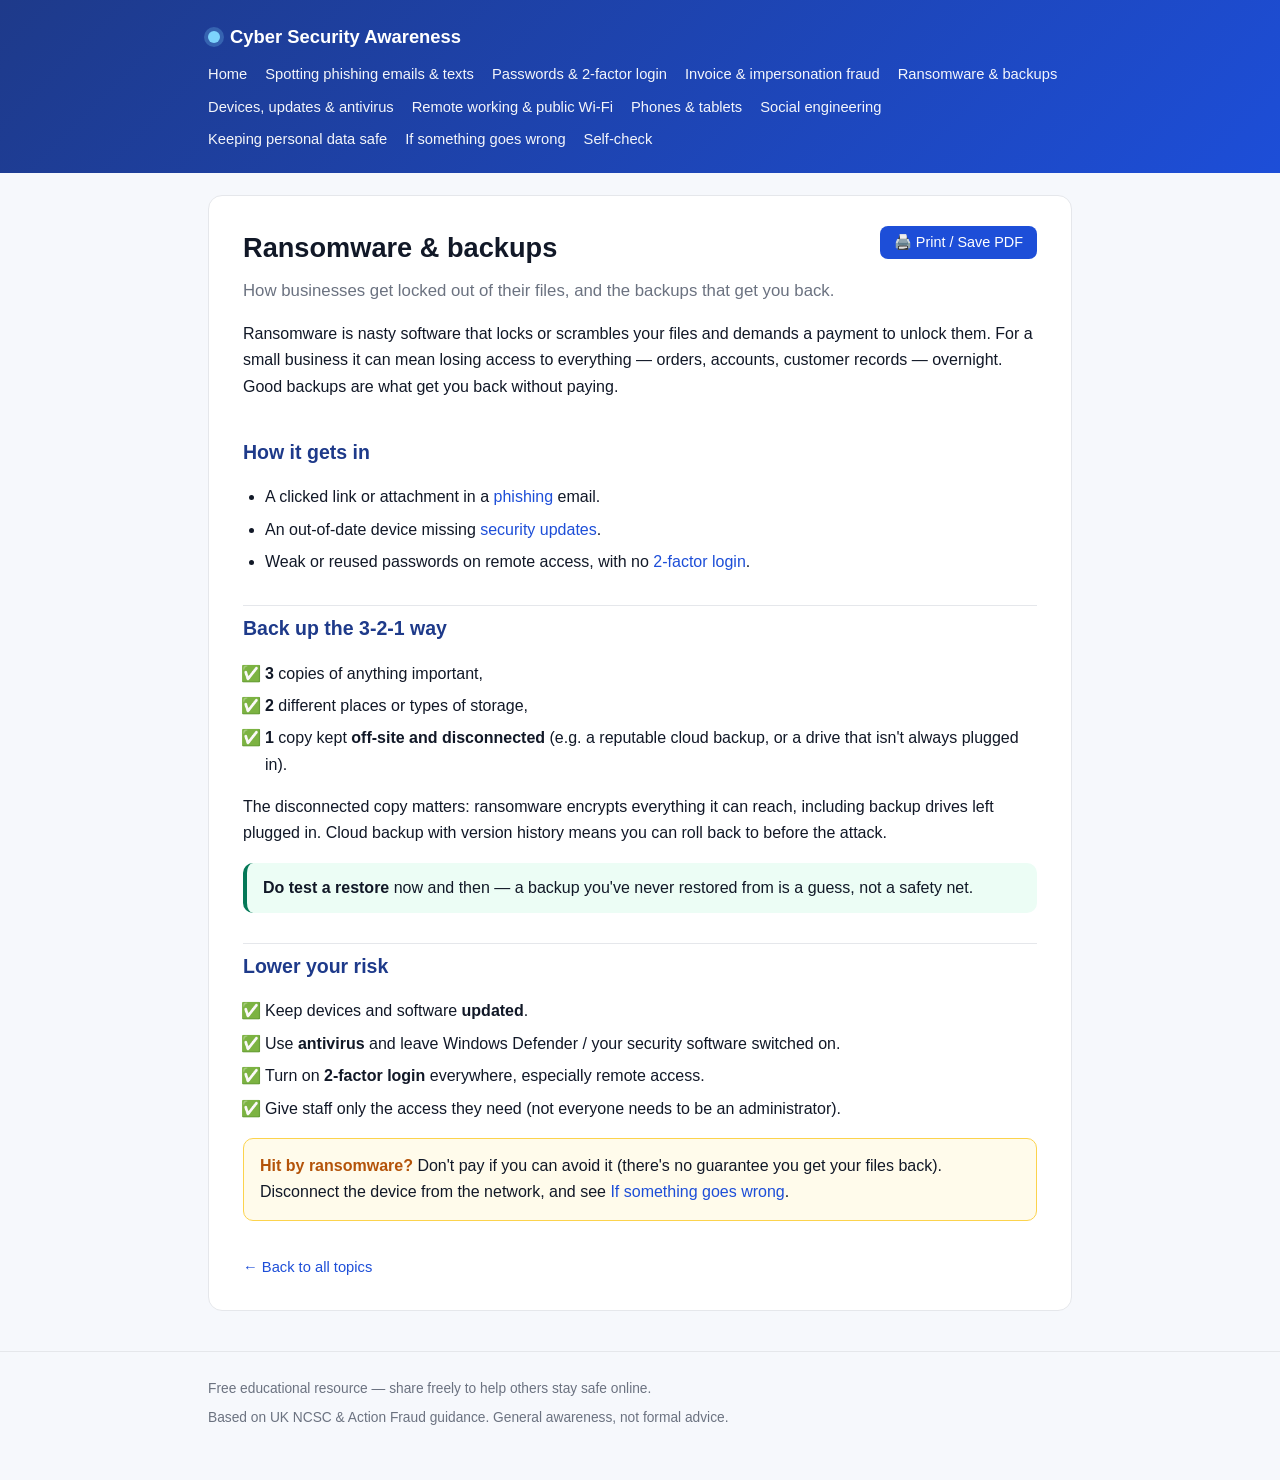
<file: guides/ransomware-backups.html>
<!doctype html>
<html lang="en">
<head>
<meta charset="utf-8">
<meta name="viewport" content="width=device-width, initial-scale=1">
<title>Ransomware &amp; backups</title>
<meta name="description" content="Plain-English cyber security for small businesses — what to look out for, and what to do.">
<link rel="stylesheet" href="../assets/style.css">
</head>
<body>
<header class="site-head">
  <div class="wrap">
    <a href="../index.html" class="brand"><span class="dot"></span> Cyber Security Awareness</a>
    <nav class="nav"><a href="../index.html">Home</a><a href="../guides/phishing.html">Spotting phishing emails &amp; texts</a><a href="../guides/passwords-mfa.html">Passwords &amp; 2-factor login</a><a href="../guides/scams-fraud.html">Invoice &amp; impersonation fraud</a><a href="../guides/ransomware-backups.html">Ransomware &amp; backups</a><a href="../guides/devices-updates.html">Devices, updates &amp; antivirus</a><a href="../guides/remote-wifi.html">Remote working &amp; public Wi-Fi</a><a href="../guides/mobile.html">Phones &amp; tablets</a><a href="../guides/social-engineering.html">Social engineering</a><a href="../guides/personal-data.html">Keeping personal data safe</a><a href="../guides/incident-response.html">If something goes wrong</a><a href="../self-check.html">Self-check</a></nav>
  </div>
</header>
<div class="wrap"><article><button class="print-btn no-print" onclick="window.print()">🖨️ Print / Save PDF</button><h1>Ransomware &amp; backups</h1><p class="lead">How businesses get locked out of their files, and the backups that get you back.</p>
<p>Ransomware is nasty software that locks or scrambles your files and demands a payment to
unlock them. For a small business it can mean losing access to everything — orders, accounts,
customer records — overnight. Good backups are what get you back without paying.</p>

<h2>How it gets in</h2>
<ul><li>A clicked link or attachment in a <a href="phishing.html">phishing</a> email.</li><li>An out-of-date device missing <a href="devices-updates.html">security updates</a>.</li><li>Weak or reused passwords on remote access, with no <a href="passwords-mfa.html">2-factor login</a>.</li></ul>

<h2>Back up the 3-2-1 way</h2>
<ul class="tips"><li><strong>3</strong> copies of anything important,</li><li><strong>2</strong> different places or types of storage,</li><li><strong>1</strong> copy kept <strong>off-site and disconnected</strong> (e.g. a reputable cloud backup, or a drive that isn't always plugged in).</li></ul>
<p>The disconnected copy matters: ransomware encrypts everything it can reach, including
backup drives left plugged in. Cloud backup with version history means you can roll back
to before the attack.</p>

<div class="dos"><strong>Do test a restore</strong> now and then — a backup you've never
restored from is a guess, not a safety net.</div>

<h2>Lower your risk</h2>
<ul class="tips"><li>Keep devices and software <strong>updated</strong>.</li><li>Use <strong>antivirus</strong> and leave Windows Defender / your security software switched on.</li><li>Turn on <strong>2-factor login</strong> everywhere, especially remote access.</li><li>Give staff only the access they need (not everyone needs to be an administrator).</li></ul>

<div class="callout"><strong>Hit by ransomware?</strong> Don't pay if you can avoid it
(there's no guarantee you get your files back). Disconnect the device from the network,
and see <a href="incident-response.html">If something goes wrong</a>.</div>
<a class="back no-print" href="../index.html">← Back to all topics</a></article></div><footer><div class="wrap">
  <span>Free educational resource — share freely to help others stay safe online.</span>
  <span>Based on UK NCSC &amp; Action Fraud guidance. General awareness, not formal advice.</span>
</div></footer>
</body></html>
</file>
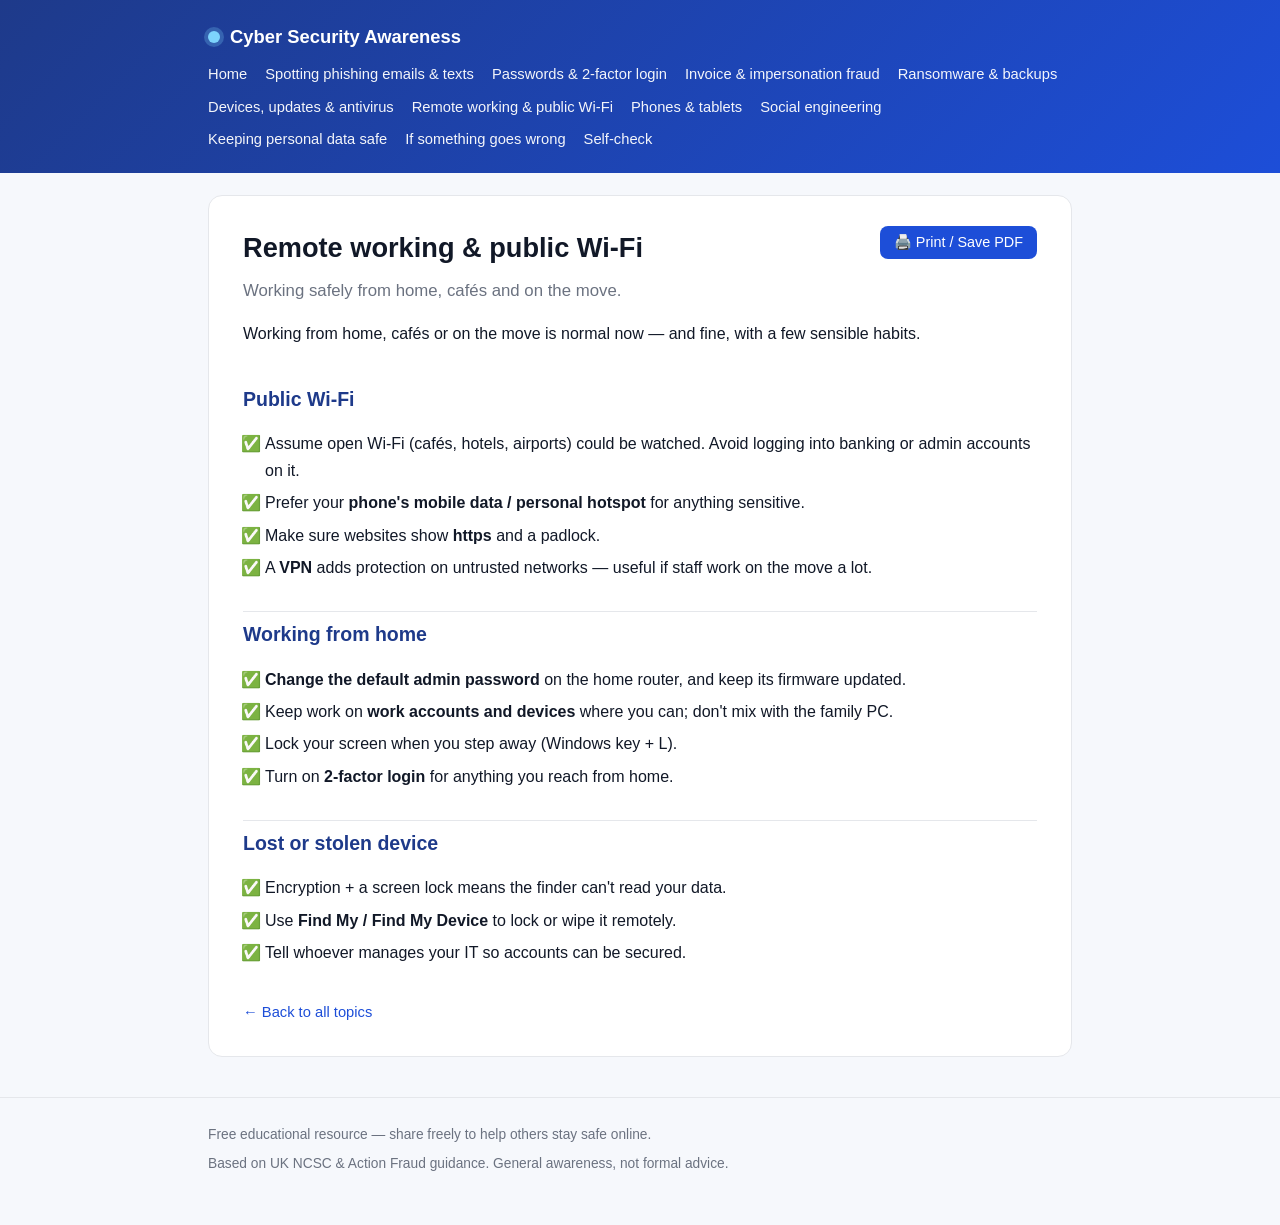
<file: guides/remote-wifi.html>
<!doctype html>
<html lang="en">
<head>
<meta charset="utf-8">
<meta name="viewport" content="width=device-width, initial-scale=1">
<title>Remote working &amp; public Wi-Fi</title>
<meta name="description" content="Plain-English cyber security for small businesses — what to look out for, and what to do.">
<link rel="stylesheet" href="../assets/style.css">
</head>
<body>
<header class="site-head">
  <div class="wrap">
    <a href="../index.html" class="brand"><span class="dot"></span> Cyber Security Awareness</a>
    <nav class="nav"><a href="../index.html">Home</a><a href="../guides/phishing.html">Spotting phishing emails &amp; texts</a><a href="../guides/passwords-mfa.html">Passwords &amp; 2-factor login</a><a href="../guides/scams-fraud.html">Invoice &amp; impersonation fraud</a><a href="../guides/ransomware-backups.html">Ransomware &amp; backups</a><a href="../guides/devices-updates.html">Devices, updates &amp; antivirus</a><a href="../guides/remote-wifi.html">Remote working &amp; public Wi-Fi</a><a href="../guides/mobile.html">Phones &amp; tablets</a><a href="../guides/social-engineering.html">Social engineering</a><a href="../guides/personal-data.html">Keeping personal data safe</a><a href="../guides/incident-response.html">If something goes wrong</a><a href="../self-check.html">Self-check</a></nav>
  </div>
</header>
<div class="wrap"><article><button class="print-btn no-print" onclick="window.print()">🖨️ Print / Save PDF</button><h1>Remote working &amp; public Wi-Fi</h1><p class="lead">Working safely from home, cafés and on the move.</p>
<p>Working from home, cafés or on the move is normal now — and fine, with a few sensible
habits.</p>

<h2>Public Wi-Fi</h2>
<ul class="tips"><li>Assume open Wi-Fi (cafés, hotels, airports) could be watched. Avoid logging into banking or admin accounts on it.</li><li>Prefer your <strong>phone's mobile data / personal hotspot</strong> for anything sensitive.</li><li>Make sure websites show <strong>https</strong> and a padlock.</li><li>A <strong>VPN</strong> adds protection on untrusted networks — useful if staff work on the move a lot.</li></ul>

<h2>Working from home</h2>
<ul class="tips"><li><strong>Change the default admin password</strong> on the home router, and keep its firmware updated.</li><li>Keep work on <strong>work accounts and devices</strong> where you can; don't mix with the family PC.</li><li>Lock your screen when you step away (Windows key + L).</li><li>Turn on <strong>2-factor login</strong> for anything you reach from home.</li></ul>

<h2>Lost or stolen device</h2>
<ul class="tips"><li>Encryption + a screen lock means the finder can't read your data.</li><li>Use <strong>Find My / Find My Device</strong> to lock or wipe it remotely.</li><li>Tell whoever manages your IT so accounts can be secured.</li></ul>
<a class="back no-print" href="../index.html">← Back to all topics</a></article></div><footer><div class="wrap">
  <span>Free educational resource — share freely to help others stay safe online.</span>
  <span>Based on UK NCSC &amp; Action Fraud guidance. General awareness, not formal advice.</span>
</div></footer>
</body></html>
</file>
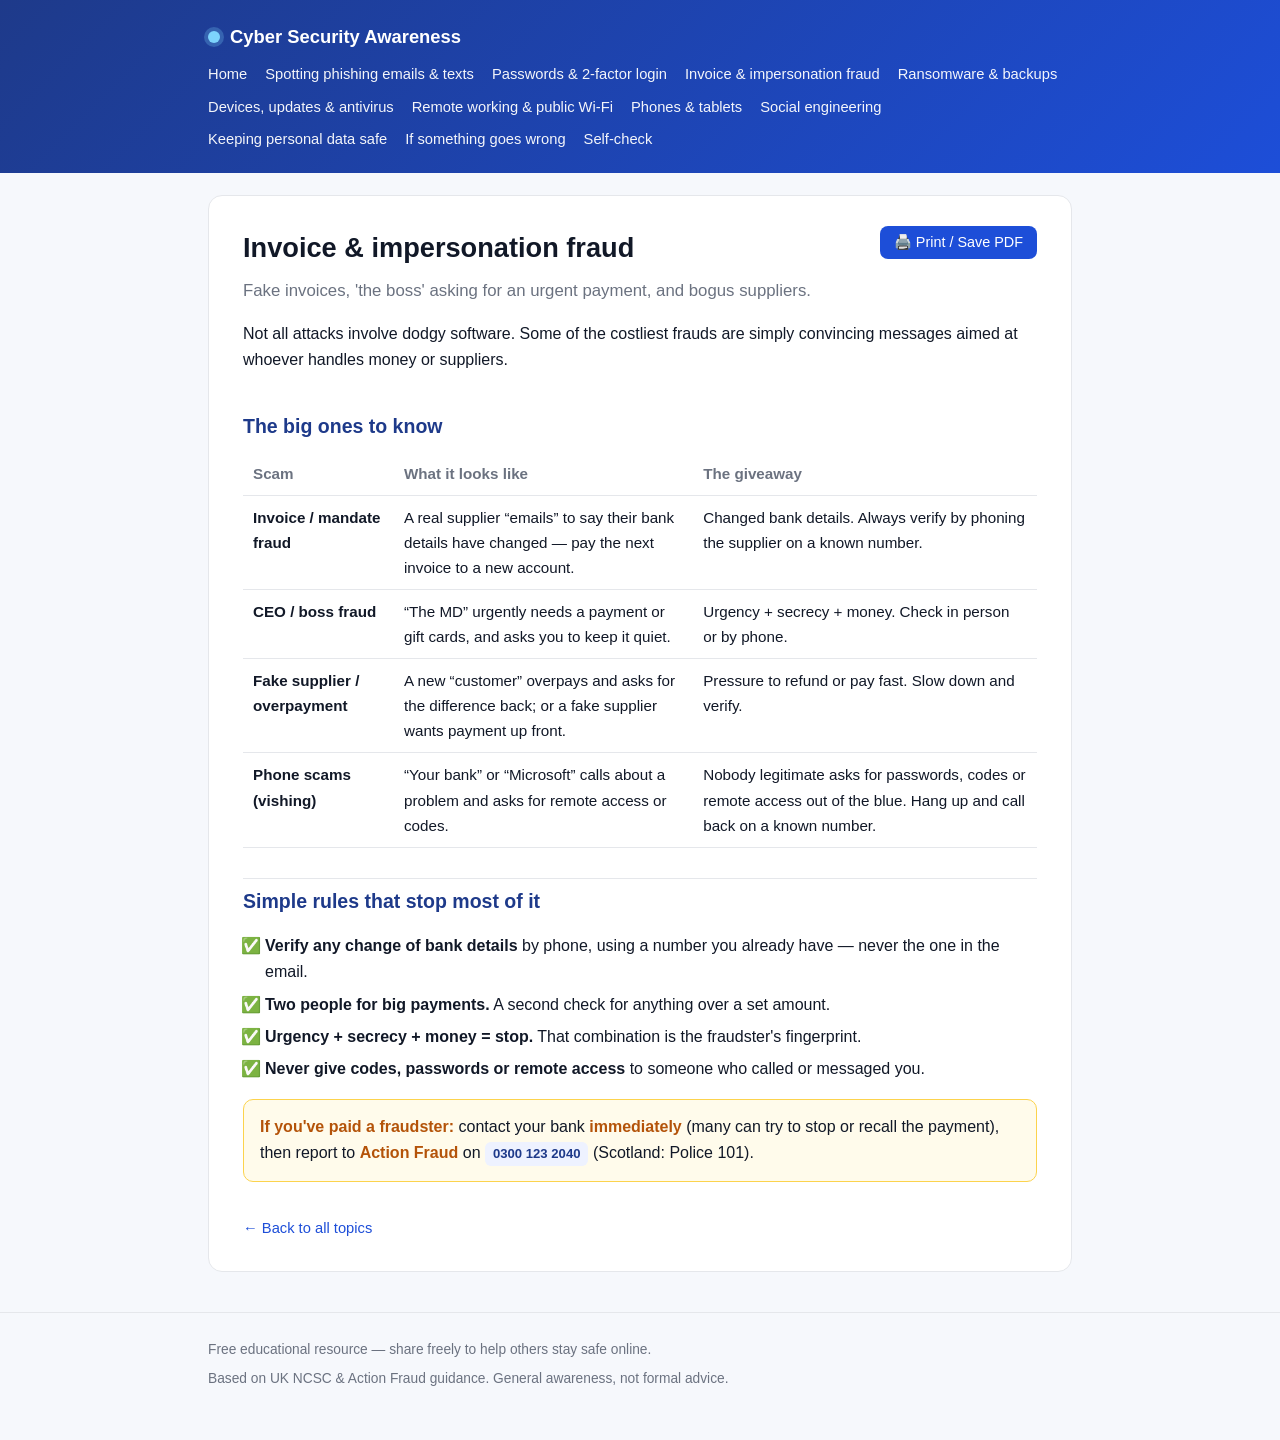
<file: guides/scams-fraud.html>
<!doctype html>
<html lang="en">
<head>
<meta charset="utf-8">
<meta name="viewport" content="width=device-width, initial-scale=1">
<title>Invoice &amp; impersonation fraud</title>
<meta name="description" content="Plain-English cyber security for small businesses — what to look out for, and what to do.">
<link rel="stylesheet" href="../assets/style.css">
</head>
<body>
<header class="site-head">
  <div class="wrap">
    <a href="../index.html" class="brand"><span class="dot"></span> Cyber Security Awareness</a>
    <nav class="nav"><a href="../index.html">Home</a><a href="../guides/phishing.html">Spotting phishing emails &amp; texts</a><a href="../guides/passwords-mfa.html">Passwords &amp; 2-factor login</a><a href="../guides/scams-fraud.html">Invoice &amp; impersonation fraud</a><a href="../guides/ransomware-backups.html">Ransomware &amp; backups</a><a href="../guides/devices-updates.html">Devices, updates &amp; antivirus</a><a href="../guides/remote-wifi.html">Remote working &amp; public Wi-Fi</a><a href="../guides/mobile.html">Phones &amp; tablets</a><a href="../guides/social-engineering.html">Social engineering</a><a href="../guides/personal-data.html">Keeping personal data safe</a><a href="../guides/incident-response.html">If something goes wrong</a><a href="../self-check.html">Self-check</a></nav>
  </div>
</header>
<div class="wrap"><article><button class="print-btn no-print" onclick="window.print()">🖨️ Print / Save PDF</button><h1>Invoice &amp; impersonation fraud</h1><p class="lead">Fake invoices, &#x27;the boss&#x27; asking for an urgent payment, and bogus suppliers.</p>
<p>Not all attacks involve dodgy software. Some of the costliest frauds are simply
convincing messages aimed at whoever handles money or suppliers.</p>

<h2>The big ones to know</h2>
<table>
<tr><th>Scam</th><th>What it looks like</th><th>The giveaway</th></tr>
<tr><td><strong>Invoice / mandate fraud</strong></td><td>A real supplier “emails” to say their bank details have changed — pay the next invoice to a new account.</td><td>Changed bank details. Always verify by phoning the supplier on a known number.</td></tr>
<tr><td><strong>CEO / boss fraud</strong></td><td>“The MD” urgently needs a payment or gift cards, and asks you to keep it quiet.</td><td>Urgency + secrecy + money. Check in person or by phone.</td></tr>
<tr><td><strong>Fake supplier / overpayment</strong></td><td>A new “customer” overpays and asks for the difference back; or a fake supplier wants payment up front.</td><td>Pressure to refund or pay fast. Slow down and verify.</td></tr>
<tr><td><strong>Phone scams (vishing)</strong></td><td>“Your bank” or “Microsoft” calls about a problem and asks for remote access or codes.</td><td>Nobody legitimate asks for passwords, codes or remote access out of the blue. Hang up and call back on a known number.</td></tr>
</table>

<h2>Simple rules that stop most of it</h2>
<ul class="tips"><li><strong>Verify any change of bank details</strong> by phone, using a number you already have — never the one in the email.</li><li><strong>Two people for big payments.</strong> A second check for anything over a set amount.</li><li><strong>Urgency + secrecy + money = stop.</strong> That combination is the fraudster's fingerprint.</li><li><strong>Never give codes, passwords or remote access</strong> to someone who called or messaged you.</li></ul>

<div class="callout"><strong>If you've paid a fraudster:</strong> contact your bank
<strong>immediately</strong> (many can try to stop or recall the payment), then report to
<strong>Action Fraud</strong> on <span class="pill">0300 123 2040</span> (Scotland: Police 101).</div>
<a class="back no-print" href="../index.html">← Back to all topics</a></article></div><footer><div class="wrap">
  <span>Free educational resource — share freely to help others stay safe online.</span>
  <span>Based on UK NCSC &amp; Action Fraud guidance. General awareness, not formal advice.</span>
</div></footer>
</body></html>
</file>
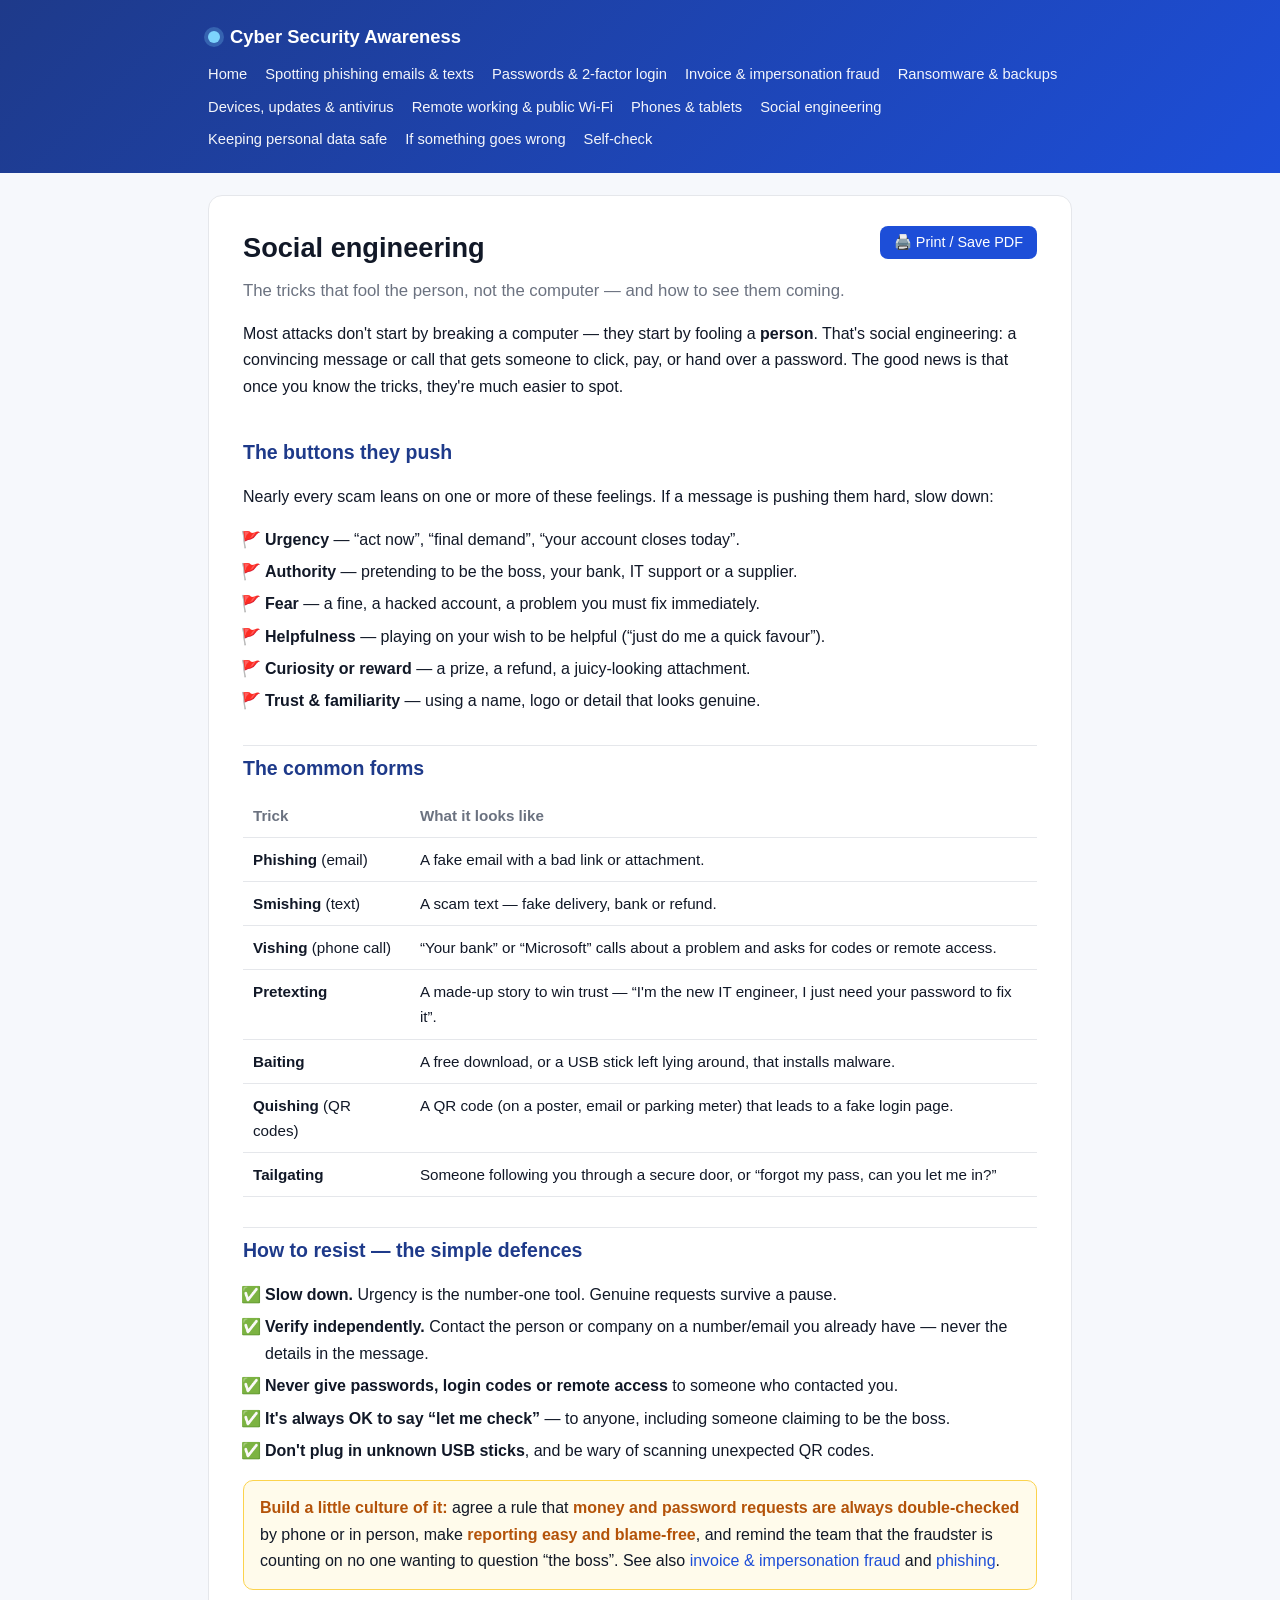
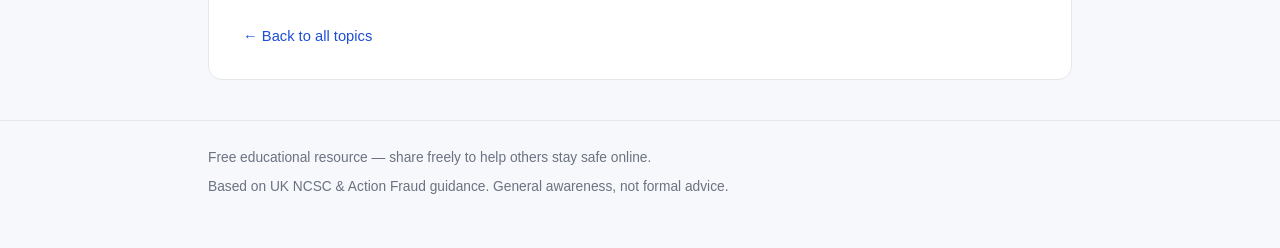
<file: guides/social-engineering.html>
<!doctype html>
<html lang="en">
<head>
<meta charset="utf-8">
<meta name="viewport" content="width=device-width, initial-scale=1">
<title>Social engineering</title>
<meta name="description" content="Plain-English cyber security for small businesses — what to look out for, and what to do.">
<link rel="stylesheet" href="../assets/style.css">
</head>
<body>
<header class="site-head">
  <div class="wrap">
    <a href="../index.html" class="brand"><span class="dot"></span> Cyber Security Awareness</a>
    <nav class="nav"><a href="../index.html">Home</a><a href="../guides/phishing.html">Spotting phishing emails &amp; texts</a><a href="../guides/passwords-mfa.html">Passwords &amp; 2-factor login</a><a href="../guides/scams-fraud.html">Invoice &amp; impersonation fraud</a><a href="../guides/ransomware-backups.html">Ransomware &amp; backups</a><a href="../guides/devices-updates.html">Devices, updates &amp; antivirus</a><a href="../guides/remote-wifi.html">Remote working &amp; public Wi-Fi</a><a href="../guides/mobile.html">Phones &amp; tablets</a><a href="../guides/social-engineering.html">Social engineering</a><a href="../guides/personal-data.html">Keeping personal data safe</a><a href="../guides/incident-response.html">If something goes wrong</a><a href="../self-check.html">Self-check</a></nav>
  </div>
</header>
<div class="wrap"><article><button class="print-btn no-print" onclick="window.print()">🖨️ Print / Save PDF</button><h1>Social engineering</h1><p class="lead">The tricks that fool the person, not the computer — and how to see them coming.</p>
<p>Most attacks don't start by breaking a computer — they start by fooling a
<strong>person</strong>. That's social engineering: a convincing message or call
that gets someone to click, pay, or hand over a password. The good news is that once
you know the tricks, they're much easier to spot.</p>

<h2>The buttons they push</h2>
<p>Nearly every scam leans on one or more of these feelings. If a message is pushing
them hard, slow down:</p>
<ul class="flags"><li><strong>Urgency</strong> — “act now”, “final demand”, “your account closes today”.</li><li><strong>Authority</strong> — pretending to be the boss, your bank, IT support or a supplier.</li><li><strong>Fear</strong> — a fine, a hacked account, a problem you must fix immediately.</li><li><strong>Helpfulness</strong> — playing on your wish to be helpful (“just do me a quick favour”).</li><li><strong>Curiosity or reward</strong> — a prize, a refund, a juicy-looking attachment.</li><li><strong>Trust &amp; familiarity</strong> — using a name, logo or detail that looks genuine.</li></ul>

<h2>The common forms</h2>
<table>
<tr><th>Trick</th><th>What it looks like</th></tr>
<tr><td><strong>Phishing</strong> (email)</td><td>A fake email with a bad link or attachment.</td></tr>
<tr><td><strong>Smishing</strong> (text)</td><td>A scam text — fake delivery, bank or refund.</td></tr>
<tr><td><strong>Vishing</strong> (phone call)</td><td>“Your bank” or “Microsoft” calls about a problem and asks for codes or remote access.</td></tr>
<tr><td><strong>Pretexting</strong></td><td>A made-up story to win trust — “I'm the new IT engineer, I just need your password to fix it”.</td></tr>
<tr><td><strong>Baiting</strong></td><td>A free download, or a USB stick left lying around, that installs malware.</td></tr>
<tr><td><strong>Quishing</strong> (QR codes)</td><td>A QR code (on a poster, email or parking meter) that leads to a fake login page.</td></tr>
<tr><td><strong>Tailgating</strong></td><td>Someone following you through a secure door, or “forgot my pass, can you let me in?”</td></tr>
</table>

<h2>How to resist — the simple defences</h2>
<ul class="tips"><li><strong>Slow down.</strong> Urgency is the number-one tool. Genuine requests survive a pause.</li><li><strong>Verify independently.</strong> Contact the person or company on a number/email you already have — never the details in the message.</li><li><strong>Never give passwords, login codes or remote access</strong> to someone who contacted you.</li><li><strong>It's always OK to say “let me check”</strong> — to anyone, including someone claiming to be the boss.</li><li><strong>Don't plug in unknown USB sticks</strong>, and be wary of scanning unexpected QR codes.</li></ul>

<div class="callout"><strong>Build a little culture of it:</strong> agree a rule that
<strong>money and password requests are always double-checked</strong> by phone or in
person, make <strong>reporting easy and blame-free</strong>, and remind the team that
the fraudster is counting on no one wanting to question “the boss”. See also
<a href="scams-fraud.html">invoice &amp; impersonation fraud</a> and
<a href="phishing.html">phishing</a>.</div>
<a class="back no-print" href="../index.html">← Back to all topics</a></article></div><footer><div class="wrap">
  <span>Free educational resource — share freely to help others stay safe online.</span>
  <span>Based on UK NCSC &amp; Action Fraud guidance. General awareness, not formal advice.</span>
</div></footer>
</body></html>
</file>
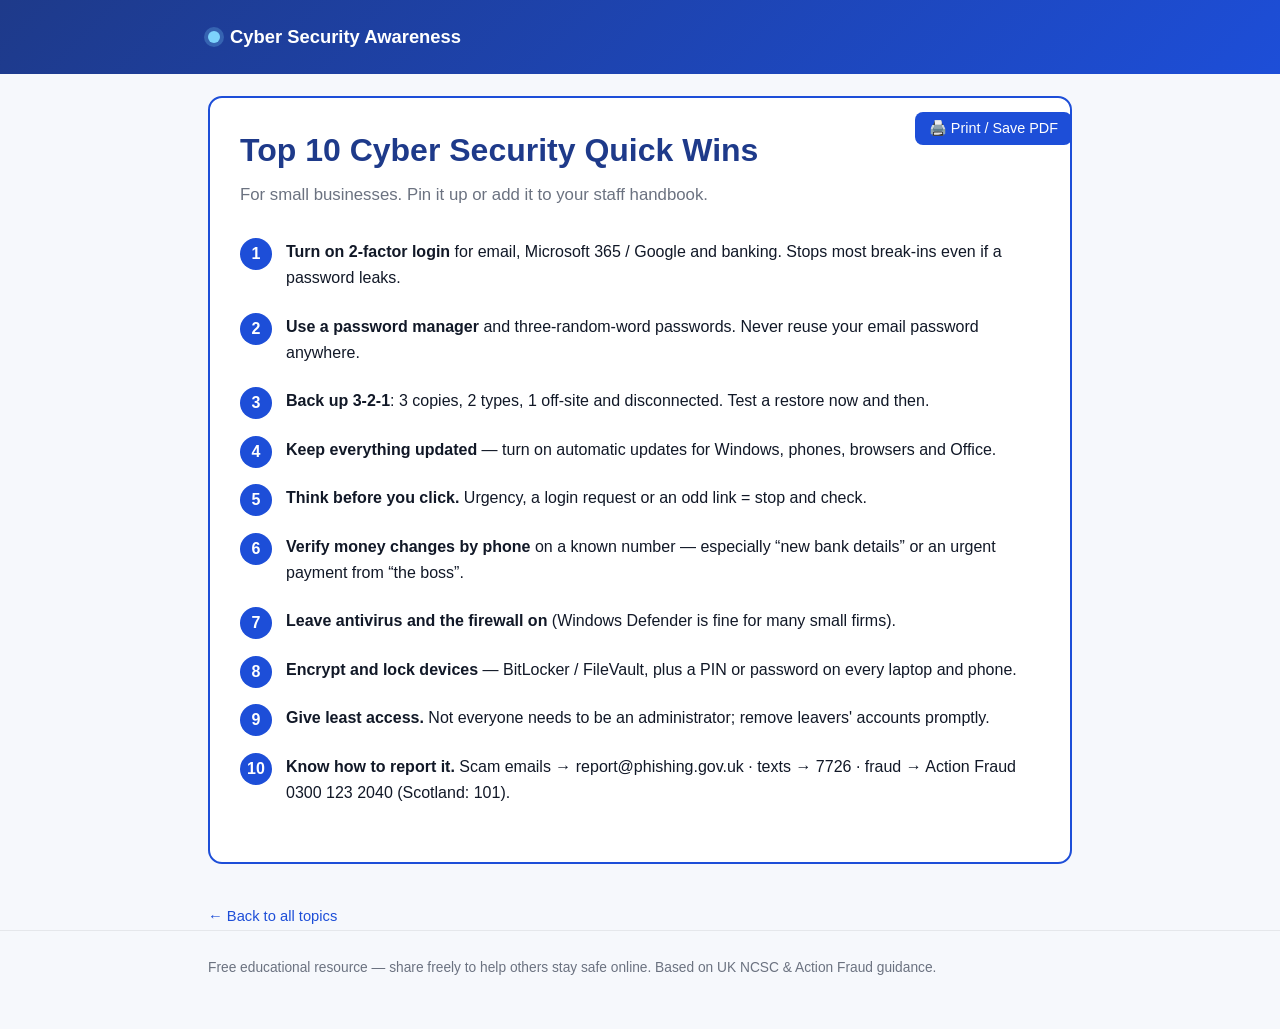
<file: printables/quick-wins-poster.html>
<!doctype html>
<html lang="en">
<head>
<meta charset="utf-8">
<meta name="viewport" content="width=device-width, initial-scale=1">
<title>Top 10 Cyber Security Quick Wins — printable</title>
<meta name="description" content="The ten highest-value cyber security habits for a small business, on one printable page.">
<link rel="stylesheet" href="../assets/style.css">
</head>
<body>
<header class="site-head"><div class="wrap">
  <a href="../index.html" class="brand"><span class="dot"></span> Cyber Security Awareness</a>
</div></header>
<div class="wrap">
  <button class="print-btn no-print" onclick="window.print()" style="margin-top:16px">🖨️ Print / Save PDF</button>
  <div class="poster">
    <h1>Top 10 Cyber Security Quick Wins</h1>
    <p class="lead">For small businesses. Pin it up or add it to your staff handbook.</p>
    <ol>
      <li class="num"><strong>Turn on 2-factor login</strong> for email, Microsoft 365 / Google and banking. Stops most break-ins even if a password leaks.</li>
      <li class="num"><strong>Use a password manager</strong> and three-random-word passwords. Never reuse your email password anywhere.</li>
      <li class="num"><strong>Back up 3-2-1</strong>: 3 copies, 2 types, 1 off-site and disconnected. Test a restore now and then.</li>
      <li class="num"><strong>Keep everything updated</strong> — turn on automatic updates for Windows, phones, browsers and Office.</li>
      <li class="num"><strong>Think before you click.</strong> Urgency, a login request or an odd link = stop and check.</li>
      <li class="num"><strong>Verify money changes by phone</strong> on a known number — especially “new bank details” or an urgent payment from “the boss”.</li>
      <li class="num"><strong>Leave antivirus and the firewall on</strong> (Windows Defender is fine for many small firms).</li>
      <li class="num"><strong>Encrypt and lock devices</strong> — BitLocker / FileVault, plus a PIN or password on every laptop and phone.</li>
      <li class="num"><strong>Give least access.</strong> Not everyone needs to be an administrator; remove leavers' accounts promptly.</li>
      <li class="num"><strong>Know how to report it.</strong> Scam emails → report@phishing.gov.uk · texts → 7726 · fraud → Action Fraud 0300 123 2040 (Scotland: 101).</li>
    </ol>
  </div>
  <a class="back no-print" href="../index.html">← Back to all topics</a>
</div>
<footer><div class="wrap"><span>Free educational resource — share freely to help others stay safe online. Based on UK NCSC &amp; Action Fraud guidance.</span></div></footer>
</body></html>
</file>
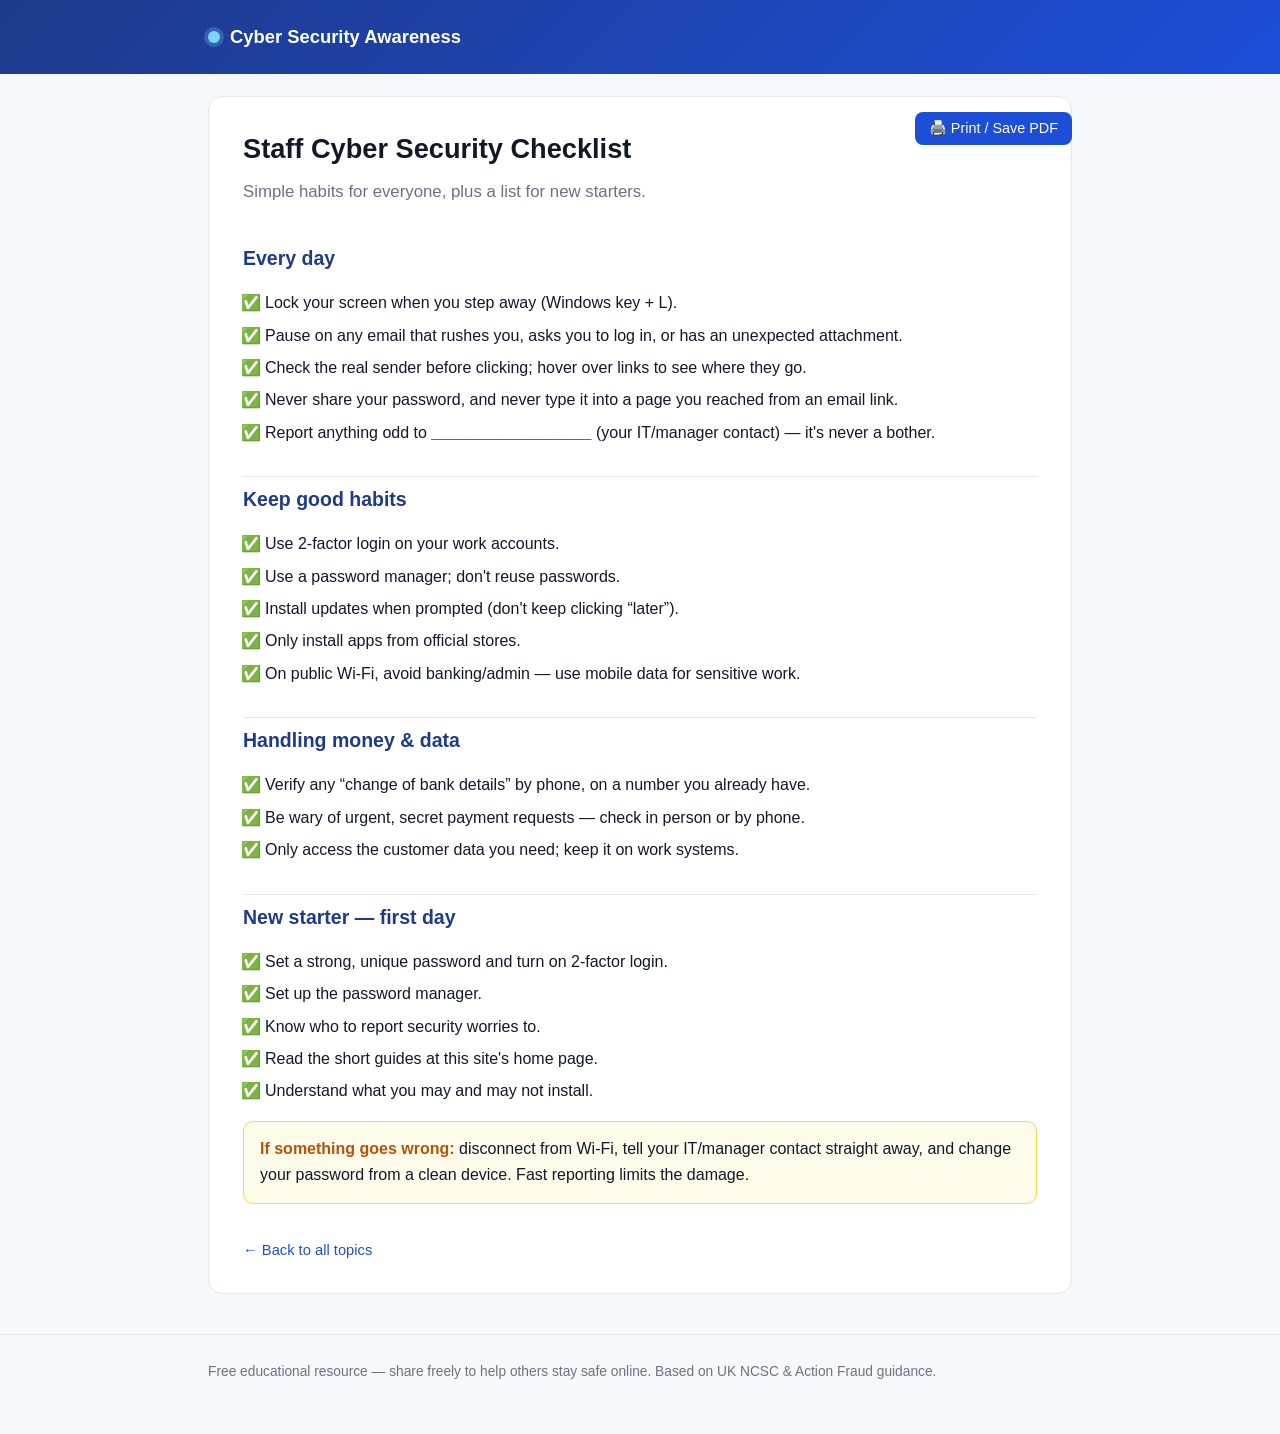
<file: printables/staff-checklist.html>
<!doctype html>
<html lang="en">
<head>
<meta charset="utf-8">
<meta name="viewport" content="width=device-width, initial-scale=1">
<title>Staff Cyber Security Checklist — printable</title>
<meta name="description" content="Everyday cyber security habits and a new-starter checklist for staff, on one printable page.">
<link rel="stylesheet" href="../assets/style.css">
</head>
<body>
<header class="site-head"><div class="wrap">
  <a href="../index.html" class="brand"><span class="dot"></span> Cyber Security Awareness</a>
</div></header>
<div class="wrap">
  <button class="print-btn no-print" onclick="window.print()" style="margin-top:16px">🖨️ Print / Save PDF</button>
  <article>
    <h1>Staff Cyber Security Checklist</h1>
    <p class="lead">Simple habits for everyone, plus a list for new starters.</p>

    <h2>Every day</h2>
    <ul class="tips">
      <li>Lock your screen when you step away (Windows key + L).</li>
      <li>Pause on any email that rushes you, asks you to log in, or has an unexpected attachment.</li>
      <li>Check the real sender before clicking; hover over links to see where they go.</li>
      <li>Never share your password, and never type it into a page you reached from an email link.</li>
      <li>Report anything odd to <strong>__________________</strong> (your IT/manager contact) — it's never a bother.</li>
    </ul>

    <h2>Keep good habits</h2>
    <ul class="tips">
      <li>Use 2-factor login on your work accounts.</li>
      <li>Use a password manager; don't reuse passwords.</li>
      <li>Install updates when prompted (don't keep clicking “later”).</li>
      <li>Only install apps from official stores.</li>
      <li>On public Wi-Fi, avoid banking/admin — use mobile data for sensitive work.</li>
    </ul>

    <h2>Handling money &amp; data</h2>
    <ul class="tips">
      <li>Verify any “change of bank details” by phone, on a number you already have.</li>
      <li>Be wary of urgent, secret payment requests — check in person or by phone.</li>
      <li>Only access the customer data you need; keep it on work systems.</li>
    </ul>

    <h2>New starter — first day</h2>
    <ul class="tips">
      <li>Set a strong, unique password and turn on 2-factor login.</li>
      <li>Set up the password manager.</li>
      <li>Know who to report security worries to.</li>
      <li>Read the short guides at this site's home page.</li>
      <li>Understand what you may and may not install.</li>
    </ul>

    <div class="callout"><strong>If something goes wrong:</strong> disconnect from Wi-Fi,
    tell your IT/manager contact straight away, and change your password from a clean device.
    Fast reporting limits the damage.</div>

    <a class="back no-print" href="../index.html">← Back to all topics</a>
  </article>
</div>
<footer><div class="wrap"><span>Free educational resource — share freely to help others stay safe online. Based on UK NCSC &amp; Action Fraud guidance.</span></div></footer>
</body></html>
</file>
<file: assets/style.css>
/* Cyber Security Awareness — shared styles (screen + print) */
:root{
  --brand:#1d4ed8; --brand-dark:#1e3a8a; --ok:#047857; --bad:#b91c1c; --warn:#b45309;
  --ink:#111827; --muted:#6b7280; --line:#e5e7eb; --bg:#f6f8fc; --card:#ffffff;
}
*{box-sizing:border-box}
html{scroll-behavior:smooth}
body{margin:0;font-family:-apple-system,Segoe UI,Roboto,Helvetica,Arial,sans-serif;
  color:var(--ink);background:var(--bg);line-height:1.65}
a{color:var(--brand);text-decoration:none}
a:hover{text-decoration:underline}
.wrap{max-width:900px;margin:0 auto;padding:0 18px}

/* header */
.site-head{background:linear-gradient(135deg,var(--brand-dark),var(--brand));color:#fff}
.site-head .wrap{padding:22px 18px}
.site-head a{color:#fff}
.brand{display:flex;align-items:center;gap:10px;font-weight:700;font-size:1.15rem}
.brand .dot{width:12px;height:12px;border-radius:50%;background:#7dd3fc;box-shadow:0 0 0 4px rgba(125,211,252,.25)}
.nav{margin-top:10px;display:flex;flex-wrap:wrap;gap:8px 18px;font-size:.92rem;opacity:.95}

/* hero */
.hero{padding:40px 0 10px}
.hero h1{font-size:2rem;margin:0 0 8px}
.hero p{color:var(--muted);max-width:640px;margin:0}
.badge{display:inline-block;background:#eef2ff;color:var(--brand-dark);border:1px solid #c7d2fe;
  border-radius:999px;padding:3px 12px;font-size:.8rem;font-weight:600;margin-bottom:12px}

/* cards grid */
.cards{display:grid;grid-template-columns:repeat(3,1fr);gap:16px;padding:22px 0 10px}
@media(max-width:820px){.cards{grid-template-columns:1fr 1fr}}
@media(max-width:560px){.cards{grid-template-columns:1fr}}
.card{display:block;background:var(--card);border:1px solid var(--line);border-radius:14px;
  padding:20px;color:inherit;transition:transform .12s,border-color .12s,box-shadow .12s}
.card:hover{transform:translateY(-3px);border-color:#c7d2fe;box-shadow:0 6px 20px rgba(29,78,216,.08);text-decoration:none}
.card .ico{font-size:1.6rem}
.card h3{margin:10px 0 6px;font-size:1.08rem}
.card p{margin:0;color:var(--muted);font-size:.9rem}

/* article */
article{background:var(--card);border:1px solid var(--line);border-radius:14px;padding:30px 34px;margin:22px 0 40px}
article h1{font-size:1.7rem;margin:0 0 6px}
article h2{color:var(--brand-dark);font-size:1.22rem;margin:30px 0 8px;padding-top:6px;border-top:1px solid var(--line)}
article h2:first-of-type{border-top:none}
article h3{font-size:1.02rem;margin:18px 0 4px}
.lead{color:var(--muted);font-size:1.05rem;margin:0 0 6px}
ul,ol{padding-left:22px}
li{margin:6px 0}
.flags li::marker{content:"🚩 "}
.tips li::marker{content:"✅ "}
.dos,.donts{border-radius:10px;padding:12px 16px;margin:8px 0}
.dos{background:#ecfdf5;border-left:4px solid var(--ok)}
.donts{background:#fef2f2;border-left:4px solid var(--bad)}
.callout{background:#fffbeb;border:1px solid #fcd34d;border-radius:10px;padding:14px 16px;margin:16px 0}
.callout strong{color:var(--warn)}
table{width:100%;border-collapse:collapse;margin:10px 0;font-size:.95rem}
th,td{text-align:left;padding:9px 10px;border-bottom:1px solid var(--line);vertical-align:top}
th{color:var(--muted);font-weight:600}
.pill{display:inline-block;background:#eef2ff;color:var(--brand-dark);border-radius:6px;padding:1px 8px;font-size:.82rem;font-weight:600}
.back{display:inline-block;margin:18px 0 0;font-size:.92rem}
.print-btn{float:right;background:var(--brand);color:#fff;border:none;border-radius:8px;padding:8px 14px;font-size:.9rem;cursor:pointer}
.print-btn:hover{background:var(--brand-dark)}

/* footer */
footer{border-top:1px solid var(--line);color:var(--muted);font-size:.86rem;padding:26px 0 50px}
footer .wrap{display:flex;flex-wrap:wrap;gap:6px 18px;justify-content:space-between}

/* one-page printable poster */
.poster{background:#fff;border:2px solid var(--brand);border-radius:14px;padding:26px 30px;margin:22px 0}
.poster h1{color:var(--brand-dark);margin:0 0 4px}
.poster ol{columns:1}
.poster .num{counter-increment:n;position:relative;list-style:none;padding:8px 0 8px 46px}
.poster .num::before{content:counter(n);position:absolute;left:0;top:7px;width:32px;height:32px;
  background:var(--brand);color:#fff;border-radius:50%;text-align:center;line-height:32px;font-weight:700}
.poster ol{counter-reset:n;padding:0}

@media print{
  :root{--bg:#fff}
  body{background:#fff}
  .site-head,.nav,.print-btn,.back,footer,.no-print{display:none !important}
  article,.poster{border:none;margin:0;padding:0;box-shadow:none}
  a{color:#000;text-decoration:none}
  h2{break-after:avoid}
  li,tr{break-inside:avoid}
}

/* ---- Self-check scorecard ---- */
.sc-group{margin:22px 0}
.sc-group h2{margin-bottom:6px}
.sc-item{display:flex;gap:12px;align-items:flex-start;background:var(--card);border:1px solid var(--line);
  border-radius:10px;padding:12px 14px;margin:8px 0;cursor:pointer}
.sc-item:hover{border-color:#c7d2fe}
.sc-item input{width:20px;height:20px;margin-top:2px;flex:0 0 auto;cursor:pointer}
.sc-item .q{font-weight:600}
.sc-item .why{color:var(--muted);font-size:.9rem}
.sc-actions{display:flex;gap:10px;flex-wrap:wrap;margin:18px 0}
.sc-btn{background:var(--brand);color:#fff;border:none;border-radius:9px;padding:12px 20px;font-size:1rem;font-weight:600;cursor:pointer}
.sc-btn:hover{background:var(--brand-dark)}
.sc-btn.secondary{background:#e5e7eb;color:var(--ink)}
.score-box{display:none;margin:20px 0;padding:24px;border-radius:14px;background:var(--card);border:1px solid var(--line)}
.score-box.show{display:block}
.score-num{font-size:2.6rem;font-weight:800;line-height:1}
.score-rating{font-size:1.2rem;font-weight:700;margin:4px 0 2px}
.meter{height:16px;border-radius:999px;background:#e5e7eb;overflow:hidden;margin:14px 0}
.meter>span{display:block;height:100%;width:0;border-radius:999px;transition:width .6s ease}
.todo{margin-top:18px}
.todo h3{margin:0 0 8px}
.todo ol{padding-left:20px}
.todo li{margin:10px 0}
.todo a{font-weight:600}
.badge-score{display:inline-block;border-radius:999px;padding:4px 12px;font-weight:700;font-size:.9rem;color:#fff}
@media print{.sc-actions,.sc-item input{ }.sc-btn{display:none}}
</file>
